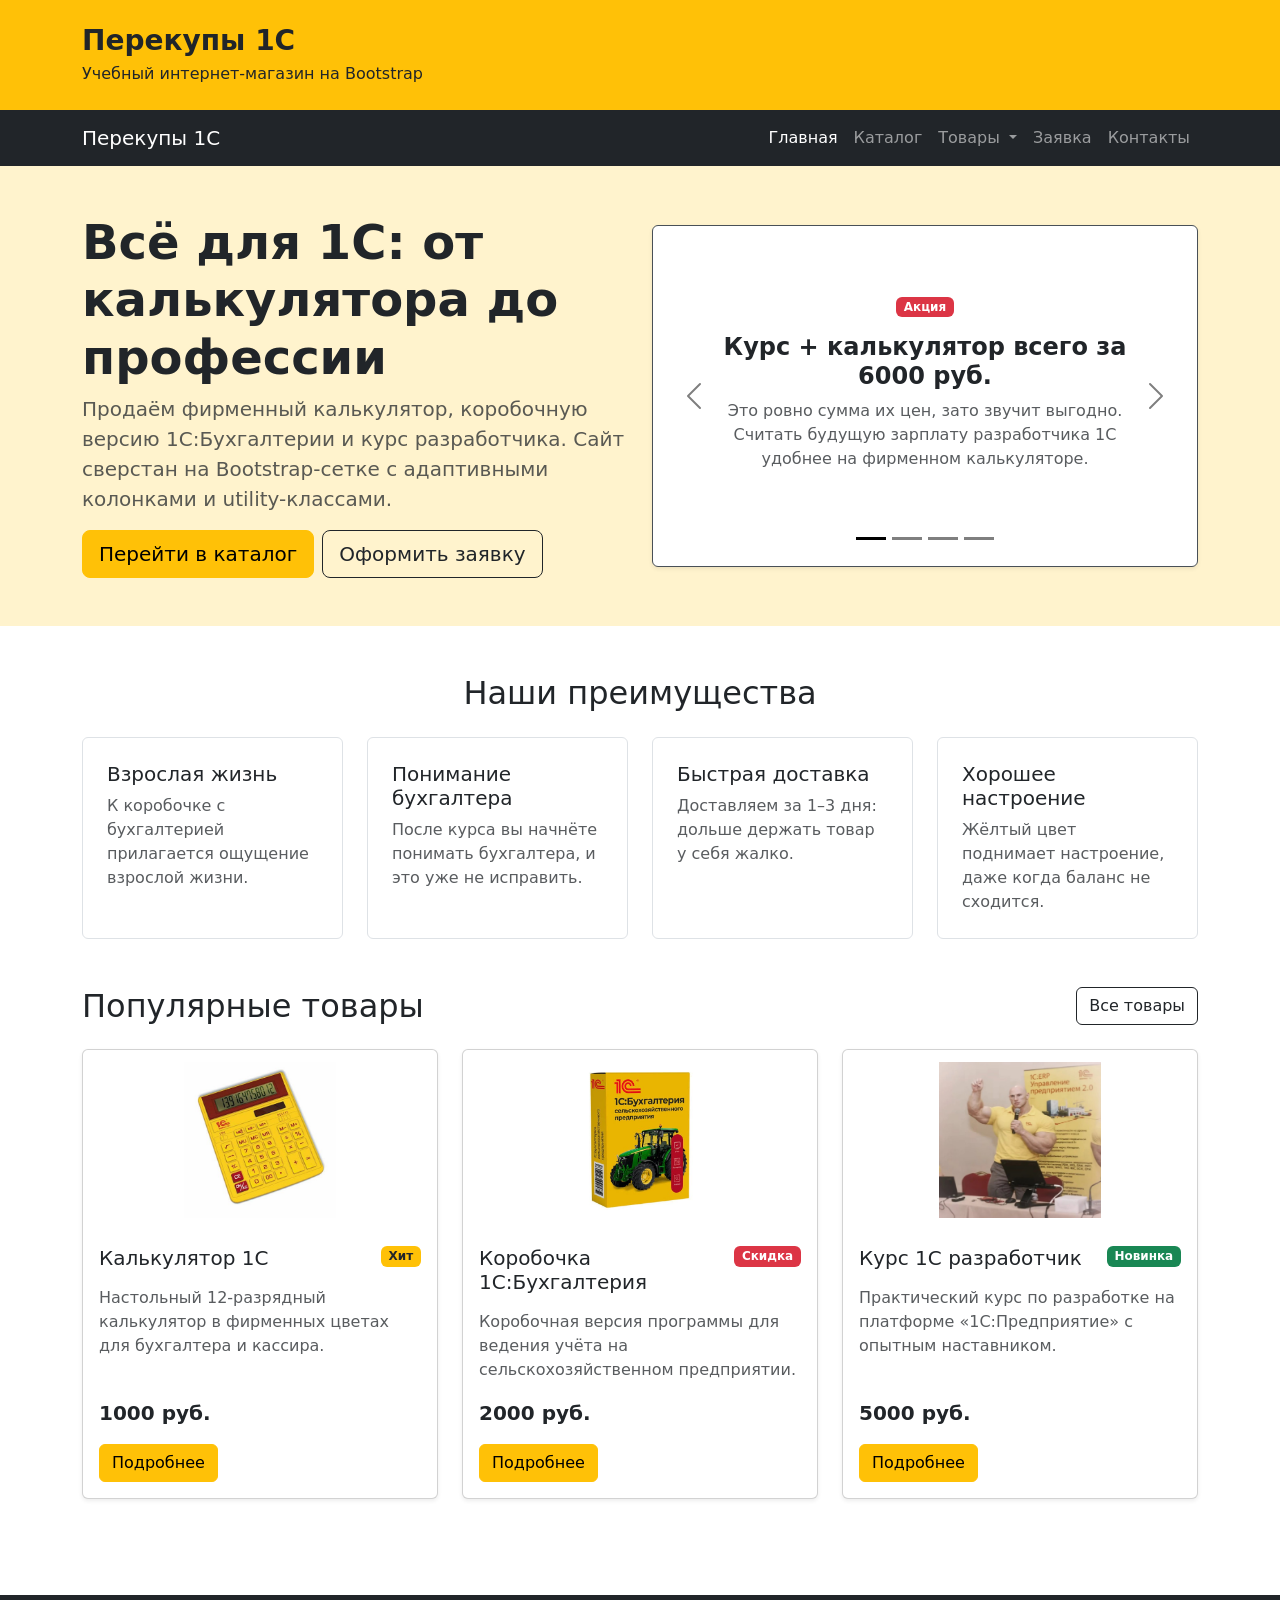
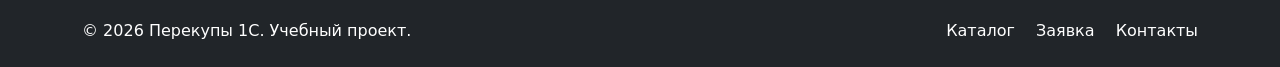
<file: index.html>
<!DOCTYPE html>
<html lang="ru">
<head>
  <meta charset="UTF-8">
  <meta name="viewport" content="width=device-width, initial-scale=1.0">
  <meta name="description" content="Главная страница учебного интернет-магазина «Перекупы 1С» на Bootstrap.">
  <title>Главная — Перекупы 1С</title>

  <link rel="stylesheet" href="vendor/bootstrap/css/bootstrap.min.css">
  <link rel="stylesheet" href="css/custom.css">
</head>
<body class="d-flex flex-column">
  <header class="bg-warning text-dark py-4">
    <div class="container">
      <div class="row align-items-center">
        <div class="col-12">
          <h1 class="h3 fw-bold mb-1">Перекупы 1С</h1>
          <p class="mb-0">
            Учебный интернет-магазин на Bootstrap
          </p>
        </div>
      </div>
    </div>
  </header>

  <nav class="navbar navbar-expand-lg navbar-dark bg-dark">
    <div class="container">
      <a class="navbar-brand" href="index.html">Перекупы 1С</a>

      <button
        class="navbar-toggler"
        type="button"
        data-bs-toggle="collapse"
        data-bs-target="#mainNavbar"
        aria-controls="mainNavbar"
        aria-expanded="false"
        aria-label="Переключить навигацию"
      >
        <span class="navbar-toggler-icon"></span>
      </button>

      <div class="collapse navbar-collapse" id="mainNavbar">
        <ul class="navbar-nav ms-auto">
          <li class="nav-item">
            <a class="nav-link active" aria-current="page" href="index.html">Главная</a>
          </li>

          <li class="nav-item">
            <a class="nav-link" href="catalog.html">Каталог</a>
          </li>

          <li class="nav-item dropdown">
            <a
              class="nav-link dropdown-toggle"
              href="#"
              role="button"
              data-bs-toggle="dropdown"
              aria-expanded="false"
            >
              Товары
            </a>
            <ul class="dropdown-menu">
              <li><a class="dropdown-item" href="product.html">Калькулятор 1С</a></li>
              <li><a class="dropdown-item" href="product-2.html">Коробочка 1С:Бухгалтерия</a></li>
              <li><a class="dropdown-item" href="product-3.html">Курс 1С разработчик</a></li>
              <li><hr class="dropdown-divider"></li>
              <li><a class="dropdown-item" href="catalog.html">Все товары</a></li>
            </ul>
          </li>

          <li class="nav-item">
            <a class="nav-link" href="order.html">Заявка</a>
          </li>

          <li class="nav-item">
            <a class="nav-link" href="contacts.html">Контакты</a>
          </li>
        </ul>
      </div>
    </div>
  </nav>

  <main class="flex-grow-1">
    <!--
      Hero-блок: светло-жёлтый фон на всю ширину экрана (container-fluid),
      а содержимое ограничено по ширине внутренним container.
    -->
    <section class="container-fluid bg-warning-subtle py-5">
      <div class="container">
        <div class="row align-items-center g-4">
          <div class="col-12 col-lg-6">
            <h2 class="display-5 fw-bold">
              Всё для 1С: от калькулятора до профессии
            </h2>
            <p class="lead text-body-secondary">
              Продаём фирменный калькулятор, коробочную версию 1С:Бухгалтерии
              и курс разработчика. Сайт сверстан на Bootstrap-сетке
              с адаптивными колонками и utility-классами.
            </p>
            <div class="d-flex flex-wrap gap-2">
              <a class="btn btn-warning btn-lg" href="catalog.html">
                Перейти в каталог
              </a>
              <a class="btn btn-outline-dark btn-lg" href="order.html">
                Оформить заявку
              </a>
            </div>
          </div>

          <div class="col-12 col-lg-6">
            <!--
              Карусель: тёмные стрелки и индикаторы (data-bs-theme="dark" у карусели),
              а содержимое слайдов в обычной светлой теме (data-bs-theme="light").
            -->
            <div
              id="heroCarousel"
              class="carousel slide bg-white border rounded shadow-sm"
              data-bs-ride="carousel"
              data-bs-theme="dark"
            >
              <div class="carousel-indicators">
          <button
            type="button"
            data-bs-target="#heroCarousel"
            data-bs-slide-to="0" class="active" aria-current="true"
            aria-label="Слайд 1"
          ></button>
          <button
            type="button"
            data-bs-target="#heroCarousel"
            data-bs-slide-to="1"
            aria-label="Слайд 2"
          ></button>
          <button
            type="button"
            data-bs-target="#heroCarousel"
            data-bs-slide-to="2"
            aria-label="Слайд 3"
          ></button>
          <button
            type="button"
            data-bs-target="#heroCarousel"
            data-bs-slide-to="3"
            aria-label="Слайд 4"
          ></button>
              </div>

              <div class="carousel-inner" data-bs-theme="light">
                <div class="carousel-item active">
                  <div class="hero-slide d-flex flex-column justify-content-center align-items-center text-center px-5 pt-4 pb-5">
                    <span class="badge bg-danger mb-3">Акция</span>
                    <p class="h4 fw-bold">Курс + калькулятор всего за 6000 руб.</p>
                    <p class="mb-0 text-body-secondary">
                      Это ровно сумма их цен, зато звучит выгодно.
                      Считать будущую зарплату разработчика 1С удобнее на фирменном калькуляторе.
                    </p>
                  </div>
                </div>
                <div class="carousel-item">
                  <a class="hero-slide d-flex flex-column justify-content-center align-items-center text-center px-5 pt-4 pb-5 text-body text-decoration-none" href="product.html">
                    <img class="hero-slide__image mb-3" src="images/product-1.jpg" alt="Жёлтый настольный калькулятор 1С с красными клавишами" width="440" height="454">
                    <span class="h5 mb-1">Калькулятор 1С</span>
                    <span class="text-body-secondary">1000 руб.</span>
                  </a>
                </div>
                <div class="carousel-item">
                  <a class="hero-slide d-flex flex-column justify-content-center align-items-center text-center px-5 pt-4 pb-5 text-body text-decoration-none" href="product-2.html">
                    <img class="hero-slide__image mb-3" src="images/product-2.jpg" alt="Жёлтая коробка программы «1С:Бухгалтерия сельскохозяйственного предприятия» с изображением трактора" width="395" height="506">
                    <span class="h5 mb-1">Коробочка 1С:Бухгалтерия</span>
                    <span class="text-body-secondary">2000 руб.</span>
                  </a>
                </div>
                <div class="carousel-item">
                  <a class="hero-slide d-flex flex-column justify-content-center align-items-center text-center px-5 pt-4 pb-5 text-body text-decoration-none" href="product-3.html">
                    <img class="hero-slide__image mb-3" src="images/product-3.jpg" alt="Преподаватель в жёлтой футболке 1С выступает с микрофоном на фоне плаката «1С:ERP»" width="800" height="775">
                    <span class="h5 mb-1">Курс 1С разработчик</span>
                    <span class="text-body-secondary">5000 руб.</span>
                  </a>
                </div>
              </div>

              <button class="carousel-control-prev" type="button" data-bs-target="#heroCarousel" data-bs-slide="prev">
                <span class="carousel-control-prev-icon" aria-hidden="true"></span>
                <span class="visually-hidden">Предыдущий слайд</span>
              </button>
              <button class="carousel-control-next" type="button" data-bs-target="#heroCarousel" data-bs-slide="next">
                <span class="carousel-control-next-icon" aria-hidden="true"></span>
                <span class="visually-hidden">Следующий слайд</span>
              </button>
            </div>
          </div>
        </div>
      </div>
    </section>

    <section class="container my-5" id="advantages">
      <h2 class="text-center mb-4">Наши преимущества</h2>

      <div class="row g-4">
        <div class="col-12 col-md-6 col-lg-3">
          <div class="p-4 border rounded h-100 bg-white">
            <h3 class="h5">Взрослая жизнь</h3>
            <p class="mb-0 text-body-secondary">
              К коробочке с бухгалтерией прилагается ощущение взрослой жизни.
            </p>
          </div>
        </div>

        <div class="col-12 col-md-6 col-lg-3">
          <div class="p-4 border rounded h-100 bg-white">
            <h3 class="h5">Понимание бухгалтера</h3>
            <p class="mb-0 text-body-secondary">
              После курса вы начнёте понимать бухгалтера, и это уже не исправить.
            </p>
          </div>
        </div>

        <div class="col-12 col-md-6 col-lg-3">
          <div class="p-4 border rounded h-100 bg-white">
            <h3 class="h5">Быстрая доставка</h3>
            <p class="mb-0 text-body-secondary">
              Доставляем за 1–3 дня: дольше держать товар у себя жалко.
            </p>
          </div>
        </div>

        <div class="col-12 col-md-6 col-lg-3">
          <div class="p-4 border rounded h-100 bg-white">
            <h3 class="h5">Хорошее настроение</h3>
            <p class="mb-0 text-body-secondary">
              Жёлтый цвет поднимает настроение, даже когда баланс не сходится.
            </p>
          </div>
        </div>
      </div>
    </section>

    <section class="container my-5" id="popular">
      <div class="d-flex flex-wrap justify-content-between align-items-center gap-2 mb-4">
        <h2 class="mb-0">Популярные товары</h2>
        <a class="btn btn-outline-dark" href="catalog.html">
          Все товары
        </a>
      </div>

      <div class="row g-4">
        <div class="col-12 col-md-6 col-lg-4">
          <div class="card h-100 shadow-sm">
            <img class="card-img-top" src="images/product-1.jpg" alt="Жёлтый настольный калькулятор 1С с красными клавишами" width="440" height="454">
            <div class="card-body d-flex flex-column">
              <div class="d-flex justify-content-between align-items-start gap-2 mb-3">
                <h3 class="card-title h5 mb-0">Калькулятор 1С</h3>
                <span class="badge bg-warning text-dark">Хит</span>
              </div>

              <p class="card-text text-body-secondary">
                Настольный 12-разрядный калькулятор в фирменных цветах для бухгалтера и кассира.
              </p>

              <p class="fw-bold fs-5 mt-auto">1000 руб.</p>

              <div class="d-flex flex-wrap gap-2">
                <a class="btn btn-warning" href="product.html">Подробнее</a>
              </div>
            </div>
          </div>
        </div>

        <div class="col-12 col-md-6 col-lg-4">
          <div class="card h-100 shadow-sm">
            <img class="card-img-top" src="images/product-2.jpg" alt="Жёлтая коробка программы «1С:Бухгалтерия сельскохозяйственного предприятия» с изображением трактора" width="395" height="506">
            <div class="card-body d-flex flex-column">
              <div class="d-flex justify-content-between align-items-start gap-2 mb-3">
                <h3 class="card-title h5 mb-0">Коробочка 1С:Бухгалтерия</h3>
                <span class="badge bg-danger">Скидка</span>
              </div>

              <p class="card-text text-body-secondary">
                Коробочная версия программы для ведения учёта на сельскохозяйственном предприятии.
              </p>

              <p class="fw-bold fs-5 mt-auto">2000 руб.</p>

              <div class="d-flex flex-wrap gap-2">
                <a class="btn btn-warning" href="product-2.html">Подробнее</a>
              </div>
            </div>
          </div>
        </div>

        <div class="col-12 col-md-6 col-lg-4">
          <div class="card h-100 shadow-sm">
            <img class="card-img-top" src="images/product-3.jpg" alt="Преподаватель в жёлтой футболке 1С выступает с микрофоном на фоне плаката «1С:ERP»" width="800" height="775">
            <div class="card-body d-flex flex-column">
              <div class="d-flex justify-content-between align-items-start gap-2 mb-3">
                <h3 class="card-title h5 mb-0">Курс 1С разработчик</h3>
                <span class="badge bg-success">Новинка</span>
              </div>

              <p class="card-text text-body-secondary">
                Практический курс по разработке на платформе «1С:Предприятие» с опытным наставником.
              </p>

              <p class="fw-bold fs-5 mt-auto">5000 руб.</p>

              <div class="d-flex flex-wrap gap-2">
                <a class="btn btn-warning" href="product-3.html">Подробнее</a>
              </div>
            </div>
          </div>
        </div>
      </div>
    </section>
  </main>

  <footer class="bg-dark text-white py-4 mt-5">
    <div class="container">
      <div class="row align-items-center g-3">
        <div class="col-12 col-md-6">
          <p class="mb-0">
            &copy; 2026 Перекупы 1С. Учебный проект.
          </p>
        </div>

        <div class="col-12 col-md-6 text-md-end">
          <a class="text-white text-decoration-none me-3" href="catalog.html">
            Каталог
          </a>
          <a class="text-white text-decoration-none me-3" href="order.html">
            Заявка
          </a>
          <a class="text-white text-decoration-none" href="contacts.html">
            Контакты
          </a>
        </div>
      </div>
    </div>
  </footer>

  <script src="vendor/bootstrap/js/bootstrap.bundle.min.js"></script>
</body>
</html>
</file>
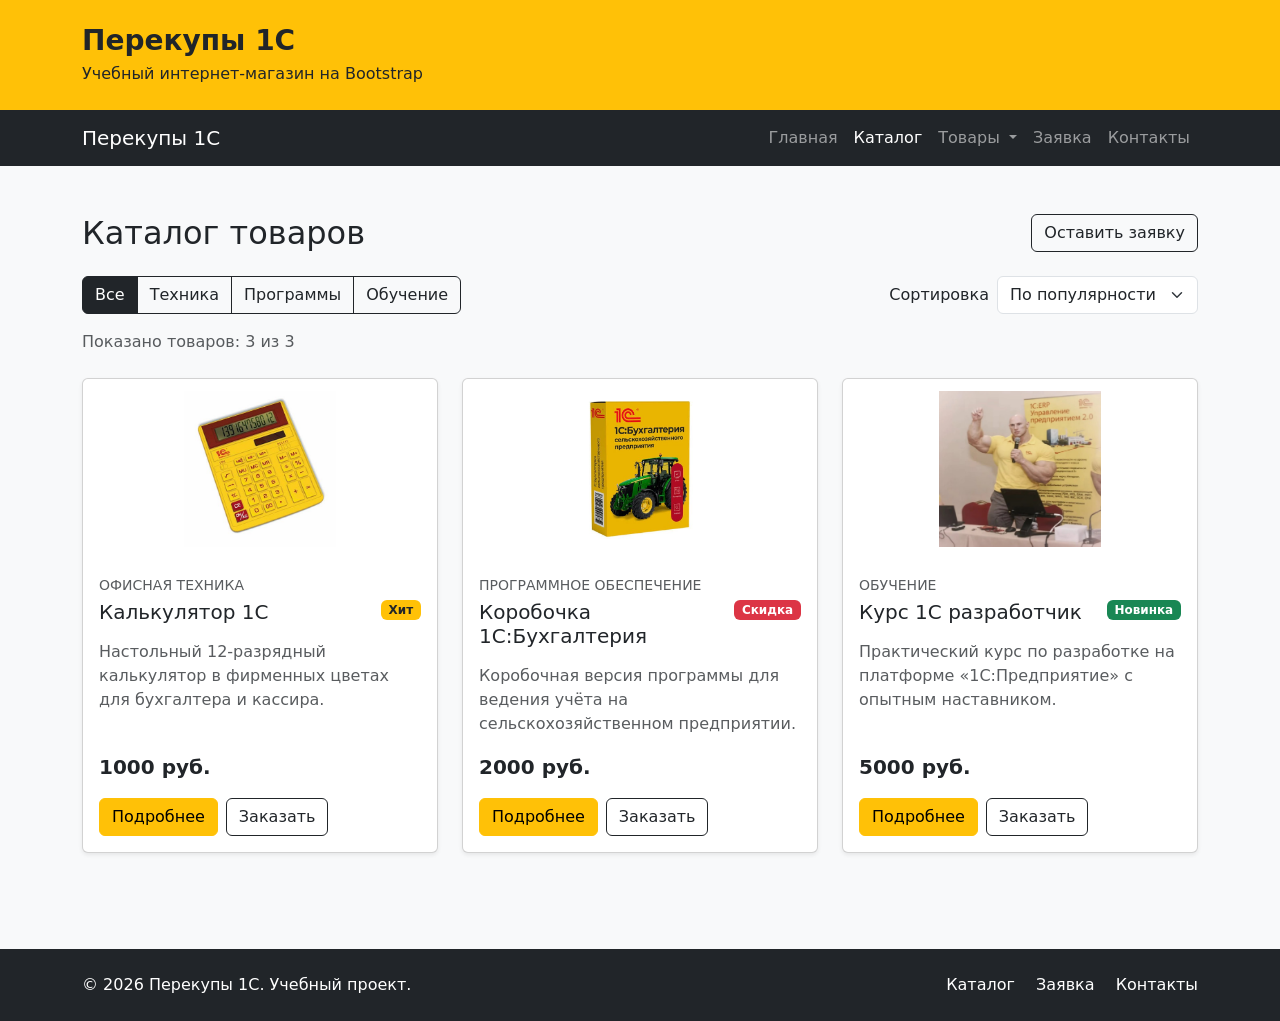
<file: catalog.html>
<!DOCTYPE html>
<html lang="ru">
<head>
  <meta charset="UTF-8">
  <meta name="viewport" content="width=device-width, initial-scale=1.0">
  <meta name="description" content="Каталог товаров учебного интернет-магазина «Перекупы 1С».">
  <title>Каталог — Перекупы 1С</title>

  <link rel="stylesheet" href="vendor/bootstrap/css/bootstrap.min.css">
  <link rel="stylesheet" href="css/custom.css">
</head>
<body class="d-flex flex-column bg-light">
  <header class="bg-warning text-dark py-4">
    <div class="container">
      <div class="row align-items-center">
        <div class="col-12">
          <p class="h3 fw-bold mb-1">Перекупы 1С</p>
          <p class="mb-0">
            Учебный интернет-магазин на Bootstrap
          </p>
        </div>
      </div>
    </div>
  </header>

  <nav class="navbar navbar-expand-lg navbar-dark bg-dark">
    <div class="container">
      <a class="navbar-brand" href="index.html">Перекупы 1С</a>

      <button
        class="navbar-toggler"
        type="button"
        data-bs-toggle="collapse"
        data-bs-target="#mainNavbar"
        aria-controls="mainNavbar"
        aria-expanded="false"
        aria-label="Переключить навигацию"
      >
        <span class="navbar-toggler-icon"></span>
      </button>

      <div class="collapse navbar-collapse" id="mainNavbar">
        <ul class="navbar-nav ms-auto">
          <li class="nav-item">
            <a class="nav-link" href="index.html">Главная</a>
          </li>

          <li class="nav-item">
            <a class="nav-link active" aria-current="page" href="catalog.html">Каталог</a>
          </li>

          <li class="nav-item dropdown">
            <a
              class="nav-link dropdown-toggle"
              href="#"
              role="button"
              data-bs-toggle="dropdown"
              aria-expanded="false"
            >
              Товары
            </a>
            <ul class="dropdown-menu">
              <li><a class="dropdown-item" href="product.html">Калькулятор 1С</a></li>
              <li><a class="dropdown-item" href="product-2.html">Коробочка 1С:Бухгалтерия</a></li>
              <li><a class="dropdown-item" href="product-3.html">Курс 1С разработчик</a></li>
              <li><hr class="dropdown-divider"></li>
              <li><a class="dropdown-item" href="catalog.html">Все товары</a></li>
            </ul>
          </li>

          <li class="nav-item">
            <a class="nav-link" href="order.html">Заявка</a>
          </li>

          <li class="nav-item">
            <a class="nav-link" href="contacts.html">Контакты</a>
          </li>
        </ul>
      </div>
    </div>
  </nav>

  <main class="container my-5 flex-grow-1">
    <div class="d-flex flex-wrap justify-content-between align-items-center gap-2 mb-4">
      <h1 class="h2 mb-0">Каталог товаров</h1>
      <a class="btn btn-outline-dark" href="order.html">
        Оставить заявку
      </a>
    </div>

    <!-- Фильтр по категориям и сортировка. Работают через js/main.js -->
    <div class="d-flex flex-wrap justify-content-between align-items-center gap-3 mb-3">
      <div class="btn-group flex-wrap" role="group" aria-label="Фильтр по категории">
        <button class="btn btn-outline-dark active" type="button" data-filter="all" aria-pressed="true">Все</button>
        <button class="btn btn-outline-dark" type="button" data-filter="tech" aria-pressed="false">Техника</button>
        <button class="btn btn-outline-dark" type="button" data-filter="soft" aria-pressed="false">Программы</button>
        <button class="btn btn-outline-dark" type="button" data-filter="edu" aria-pressed="false">Обучение</button>
      </div>

      <div class="d-flex align-items-center gap-2">
        <label class="text-nowrap" for="catalog-sort">Сортировка</label>
        <select class="form-select" id="catalog-sort">
          <option value="popular" selected>По популярности</option>
          <option value="cheap">Сначала дешевле</option>
          <option value="expensive">Сначала дороже</option>
        </select>
      </div>
    </div>

    <p class="text-body-secondary mb-4" id="catalog-count" aria-live="polite">
      Показано товаров: 3 из 3
    </p>

    <div class="row g-4" id="catalog-grid">
      <div class="col-12 col-md-6 col-lg-4" data-category="tech" data-price="1000" data-order="1">
        <div class="card h-100 shadow-sm">
          <img class="card-img-top" src="images/product-1.jpg" alt="Жёлтый настольный калькулятор 1С с красными клавишами" width="440" height="454">
          <div class="card-body d-flex flex-column">
            <p class="small text-uppercase text-body-secondary mb-1">Офисная техника</p>
            <div class="d-flex justify-content-between align-items-start gap-2 mb-3">
              <h2 class="card-title h5 mb-0">Калькулятор 1С</h2>
              <span class="badge bg-warning text-dark">Хит</span>
            </div>

            <p class="card-text text-body-secondary">
              Настольный 12-разрядный калькулятор в фирменных цветах для бухгалтера и кассира.
            </p>

            <p class="fw-bold fs-5 mt-auto">1000 руб.</p>

            <div class="d-flex flex-wrap gap-2">
              <a class="btn btn-warning" href="product.html">Подробнее</a>
            <button
              class="btn btn-outline-dark"
              type="button"
              data-bs-toggle="modal"
              data-bs-target="#orderModal"
              data-product="Калькулятор 1С"
            >
              Заказать
            </button>
            </div>
          </div>
        </div>
      </div>

      <div class="col-12 col-md-6 col-lg-4" data-category="soft" data-price="2000" data-order="2">
        <div class="card h-100 shadow-sm">
          <img class="card-img-top" src="images/product-2.jpg" alt="Жёлтая коробка программы «1С:Бухгалтерия сельскохозяйственного предприятия» с изображением трактора" width="395" height="506">
          <div class="card-body d-flex flex-column">
            <p class="small text-uppercase text-body-secondary mb-1">Программное обеспечение</p>
            <div class="d-flex justify-content-between align-items-start gap-2 mb-3">
              <h2 class="card-title h5 mb-0">Коробочка 1С:Бухгалтерия</h2>
              <span class="badge bg-danger">Скидка</span>
            </div>

            <p class="card-text text-body-secondary">
              Коробочная версия программы для ведения учёта на сельскохозяйственном предприятии.
            </p>

            <p class="fw-bold fs-5 mt-auto">2000 руб.</p>

            <div class="d-flex flex-wrap gap-2">
              <a class="btn btn-warning" href="product-2.html">Подробнее</a>
            <button
              class="btn btn-outline-dark"
              type="button"
              data-bs-toggle="modal"
              data-bs-target="#orderModal"
              data-product="Коробочка 1С:Бухгалтерия"
            >
              Заказать
            </button>
            </div>
          </div>
        </div>
      </div>

      <div class="col-12 col-md-6 col-lg-4" data-category="edu" data-price="5000" data-order="3">
        <div class="card h-100 shadow-sm">
          <img class="card-img-top" src="images/product-3.jpg" alt="Преподаватель в жёлтой футболке 1С выступает с микрофоном на фоне плаката «1С:ERP»" width="800" height="775">
          <div class="card-body d-flex flex-column">
            <p class="small text-uppercase text-body-secondary mb-1">Обучение</p>
            <div class="d-flex justify-content-between align-items-start gap-2 mb-3">
              <h2 class="card-title h5 mb-0">Курс 1С разработчик</h2>
              <span class="badge bg-success">Новинка</span>
            </div>

            <p class="card-text text-body-secondary">
              Практический курс по разработке на платформе «1С:Предприятие» с опытным наставником.
            </p>

            <p class="fw-bold fs-5 mt-auto">5000 руб.</p>

            <div class="d-flex flex-wrap gap-2">
              <a class="btn btn-warning" href="product-3.html">Подробнее</a>
            <button
              class="btn btn-outline-dark"
              type="button"
              data-bs-toggle="modal"
              data-bs-target="#orderModal"
              data-product="Курс 1С разработчик"
            >
              Заказать
            </button>
            </div>
          </div>
        </div>
      </div>
    </div>
  </main>

  <footer class="bg-dark text-white py-4 mt-5">
    <div class="container">
      <div class="row align-items-center g-3">
        <div class="col-12 col-md-6">
          <p class="mb-0">
            &copy; 2026 Перекупы 1С. Учебный проект.
          </p>
        </div>

        <div class="col-12 col-md-6 text-md-end">
          <a class="text-white text-decoration-none me-3" href="catalog.html">
            Каталог
          </a>
          <a class="text-white text-decoration-none me-3" href="order.html">
            Заявка
          </a>
          <a class="text-white text-decoration-none" href="contacts.html">
            Контакты
          </a>
        </div>
      </div>
    </div>
  </footer>

  <!-- Модальное окно быстрой заявки. Открывается кнопками «Заказать» в карточках. -->
  <div
    class="modal fade"
    id="orderModal"
    tabindex="-1"
    aria-labelledby="orderModalLabel"
    aria-hidden="true"
  >
    <div class="modal-dialog modal-dialog-centered">
      <div class="modal-content">
        <div class="modal-header">
          <h2 class="modal-title h5" id="orderModalLabel">
            Быстрая заявка
          </h2>
          <button
            type="button"
            class="btn-close"
            data-bs-dismiss="modal"
            aria-label="Закрыть"
          ></button>
        </div>

        <div class="modal-body">
          <p class="text-body-secondary">
            Товар: <strong id="modal-product-name">не выбран</strong>.
            Оставьте контактные данные, и менеджер свяжется с вами.
          </p>

          <form class="needs-validation" id="modal-form" novalidate>
            <input id="modal-product" name="product" type="hidden">

            <div class="mb-3">
              <label for="modal-name" class="form-label">Имя *</label>
              <input id="modal-name" name="name" type="text" class="form-control" autocomplete="given-name" required>
              <div class="invalid-feedback">Введите имя.</div>
            </div>

            <div class="mb-3">
              <label for="modal-phone" class="form-label">Телефон *</label>
              <div class="input-group has-validation">
                <span class="input-group-text">+7</span>
                <input id="modal-phone" name="phone" type="tel" class="form-control" placeholder="900 000-00-00" autocomplete="tel-national" required>
                <div class="invalid-feedback">Введите номер телефона.</div>
              </div>
            </div>

            <div class="form-check mb-3">
              <input id="modal-agree" name="agreement" class="form-check-input" type="checkbox" required>
              <label class="form-check-label" for="modal-agree">
                Согласен на обработку данных *
              </label>
              <div class="invalid-feedback">Без согласия заявку не отправить.</div>
            </div>
          </form>
        </div>

        <div class="modal-footer">
          <button type="button" class="btn btn-secondary" data-bs-dismiss="modal">
            Закрыть
          </button>
          <!-- Кнопка стоит вне формы, поэтому связана с ней атрибутом form -->
          <button type="submit" class="btn btn-warning" form="modal-form">
            Отправить
          </button>
        </div>
      </div>
    </div>
  </div>

  <!-- Уведомление об отправке заявки. Текст и показ задаются в js/main.js -->
  <div class="toast-container position-fixed bottom-0 end-0 p-3">
    <div
      class="toast align-items-center text-bg-success border-0"
      id="success-toast"
      role="status"
      aria-live="polite"
      aria-atomic="true"
    >
      <div class="d-flex">
        <div class="toast-body">
          Заявка отправлена! Менеджер скоро свяжется с вами.
        </div>
        <button
          type="button"
          class="btn-close btn-close-white me-2 m-auto"
          data-bs-dismiss="toast"
          aria-label="Закрыть"
        ></button>
      </div>
    </div>
  </div>

  <script src="vendor/bootstrap/js/bootstrap.bundle.min.js"></script>
  <script src="js/main.js"></script>
</body>
</html>
</file>
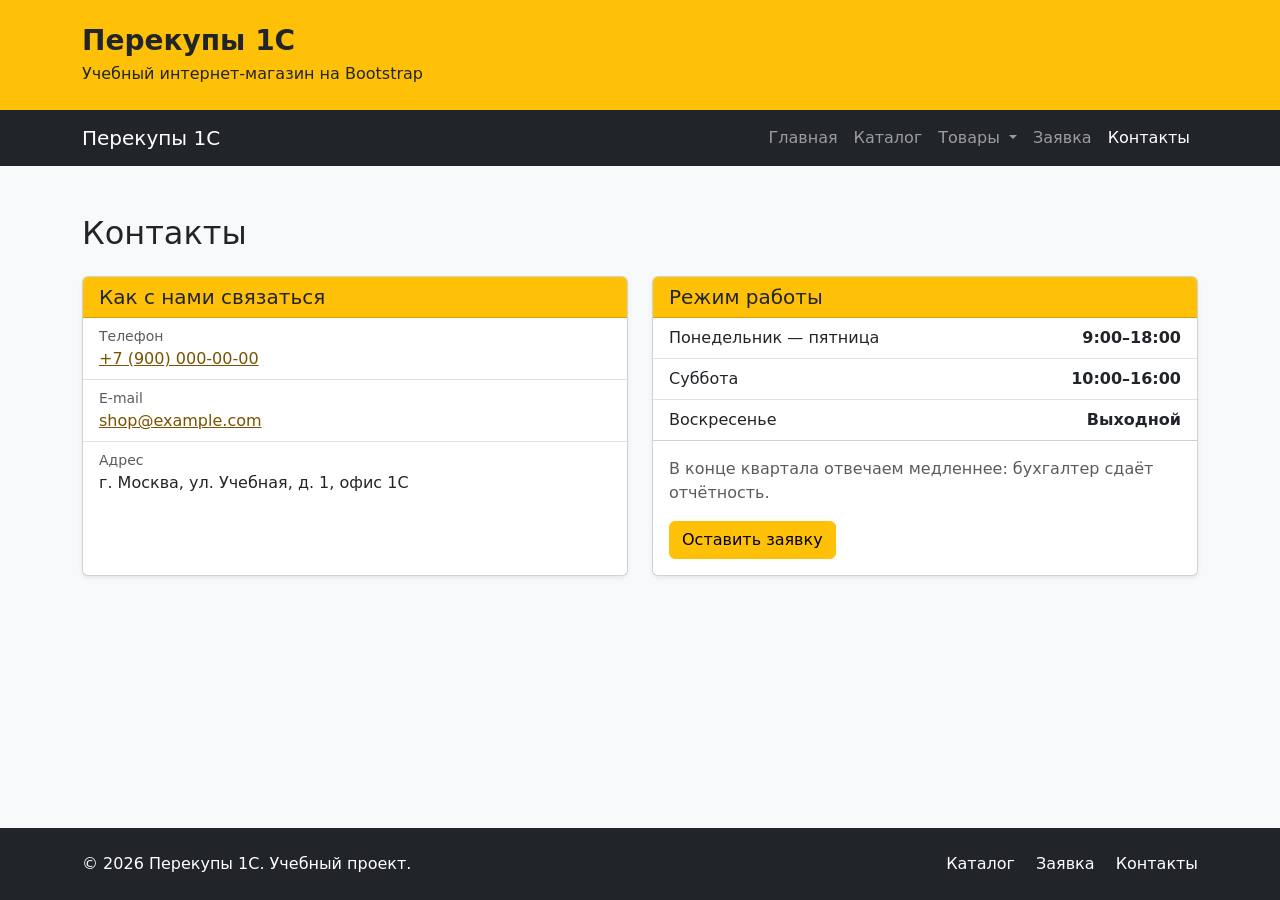
<file: contacts.html>
<!DOCTYPE html>
<html lang="ru">
<head>
  <meta charset="UTF-8">
  <meta name="viewport" content="width=device-width, initial-scale=1.0">
  <meta name="description" content="Контакты и режим работы учебного интернет-магазина «Перекупы 1С».">
  <title>Контакты — Перекупы 1С</title>

  <link rel="stylesheet" href="vendor/bootstrap/css/bootstrap.min.css">
  <link rel="stylesheet" href="css/custom.css">
</head>
<body class="d-flex flex-column bg-light">
  <header class="bg-warning text-dark py-4">
    <div class="container">
      <div class="row align-items-center">
        <div class="col-12">
          <p class="h3 fw-bold mb-1">Перекупы 1С</p>
          <p class="mb-0">
            Учебный интернет-магазин на Bootstrap
          </p>
        </div>
      </div>
    </div>
  </header>

  <nav class="navbar navbar-expand-lg navbar-dark bg-dark">
    <div class="container">
      <a class="navbar-brand" href="index.html">Перекупы 1С</a>

      <button
        class="navbar-toggler"
        type="button"
        data-bs-toggle="collapse"
        data-bs-target="#mainNavbar"
        aria-controls="mainNavbar"
        aria-expanded="false"
        aria-label="Переключить навигацию"
      >
        <span class="navbar-toggler-icon"></span>
      </button>

      <div class="collapse navbar-collapse" id="mainNavbar">
        <ul class="navbar-nav ms-auto">
          <li class="nav-item">
            <a class="nav-link" href="index.html">Главная</a>
          </li>

          <li class="nav-item">
            <a class="nav-link" href="catalog.html">Каталог</a>
          </li>

          <li class="nav-item dropdown">
            <a
              class="nav-link dropdown-toggle"
              href="#"
              role="button"
              data-bs-toggle="dropdown"
              aria-expanded="false"
            >
              Товары
            </a>
            <ul class="dropdown-menu">
              <li><a class="dropdown-item" href="product.html">Калькулятор 1С</a></li>
              <li><a class="dropdown-item" href="product-2.html">Коробочка 1С:Бухгалтерия</a></li>
              <li><a class="dropdown-item" href="product-3.html">Курс 1С разработчик</a></li>
              <li><hr class="dropdown-divider"></li>
              <li><a class="dropdown-item" href="catalog.html">Все товары</a></li>
            </ul>
          </li>

          <li class="nav-item">
            <a class="nav-link" href="order.html">Заявка</a>
          </li>

          <li class="nav-item">
            <a class="nav-link active" aria-current="page" href="contacts.html">Контакты</a>
          </li>
        </ul>
      </div>
    </div>
  </nav>

  <main class="container my-5 flex-grow-1">
    <h1 class="h2 mb-4">Контакты</h1>

    <div class="row g-4">
      <div class="col-12 col-lg-6">
        <div class="card h-100 shadow-sm">
          <div class="card-header bg-warning text-dark">
            <h2 class="h5 mb-0">Как с нами связаться</h2>
          </div>

          <!-- list-group: список контактов внутри карточки -->
          <ul class="list-group list-group-flush">
            <li class="list-group-item">
              <span class="d-block small text-body-secondary">Телефон</span>
              <a href="tel:+79000000000">+7 (900) 000-00-00</a>
            </li>
            <li class="list-group-item">
              <span class="d-block small text-body-secondary">E-mail</span>
              <a href="mailto:shop@example.com">shop@example.com</a>
            </li>
            <li class="list-group-item">
              <span class="d-block small text-body-secondary">Адрес</span>
              г. Москва, ул. Учебная, д. 1, офис 1С
            </li>
          </ul>
        </div>
      </div>

      <div class="col-12 col-lg-6">
        <div class="card h-100 shadow-sm">
          <div class="card-header bg-warning text-dark">
            <h2 class="h5 mb-0">Режим работы</h2>
          </div>

          <ul class="list-group list-group-flush">
            <li class="list-group-item d-flex justify-content-between gap-3">
              <span>Понедельник — пятница</span>
              <span class="fw-semibold text-nowrap">9:00–18:00</span>
            </li>
            <li class="list-group-item d-flex justify-content-between gap-3">
              <span>Суббота</span>
              <span class="fw-semibold text-nowrap">10:00–16:00</span>
            </li>
            <li class="list-group-item d-flex justify-content-between gap-3">
              <span>Воскресенье</span>
              <span class="fw-semibold text-nowrap">Выходной</span>
            </li>
          </ul>

          <div class="card-body">
            <p class="card-text text-body-secondary">
              В конце квартала отвечаем медленнее: бухгалтер сдаёт отчётность.
            </p>
            <a class="btn btn-warning" href="order.html">Оставить заявку</a>
          </div>
        </div>
      </div>
    </div>
  </main>

  <footer class="bg-dark text-white py-4 mt-5">
    <div class="container">
      <div class="row align-items-center g-3">
        <div class="col-12 col-md-6">
          <p class="mb-0">
            &copy; 2026 Перекупы 1С. Учебный проект.
          </p>
        </div>

        <div class="col-12 col-md-6 text-md-end">
          <a class="text-white text-decoration-none me-3" href="catalog.html">
            Каталог
          </a>
          <a class="text-white text-decoration-none me-3" href="order.html">
            Заявка
          </a>
          <a class="text-white text-decoration-none" href="contacts.html">
            Контакты
          </a>
        </div>
      </div>
    </div>
  </footer>

  <script src="vendor/bootstrap/js/bootstrap.bundle.min.js"></script>
</body>
</html>
</file>
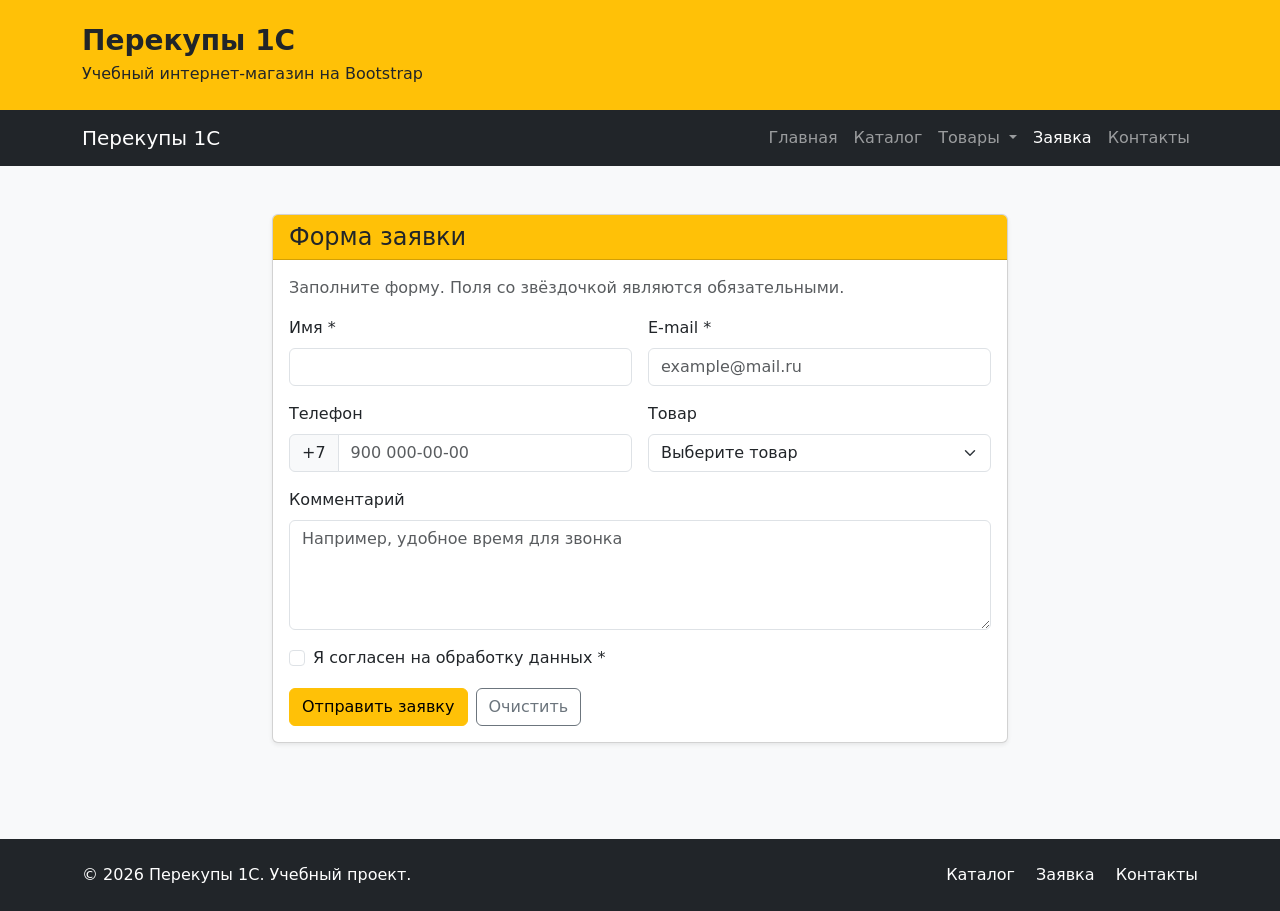
<file: order.html>
<!DOCTYPE html>
<html lang="ru">
<head>
  <meta charset="UTF-8">
  <meta name="viewport" content="width=device-width, initial-scale=1.0">
  <meta name="description" content="Форма заявки учебного интернет-магазина «Перекупы 1С».">
  <title>Заявка — Перекупы 1С</title>

  <link rel="stylesheet" href="vendor/bootstrap/css/bootstrap.min.css">
  <link rel="stylesheet" href="css/custom.css">
</head>
<body class="d-flex flex-column bg-light">
  <header class="bg-warning text-dark py-4">
    <div class="container">
      <div class="row align-items-center">
        <div class="col-12">
          <p class="h3 fw-bold mb-1">Перекупы 1С</p>
          <p class="mb-0">
            Учебный интернет-магазин на Bootstrap
          </p>
        </div>
      </div>
    </div>
  </header>

  <nav class="navbar navbar-expand-lg navbar-dark bg-dark">
    <div class="container">
      <a class="navbar-brand" href="index.html">Перекупы 1С</a>

      <button
        class="navbar-toggler"
        type="button"
        data-bs-toggle="collapse"
        data-bs-target="#mainNavbar"
        aria-controls="mainNavbar"
        aria-expanded="false"
        aria-label="Переключить навигацию"
      >
        <span class="navbar-toggler-icon"></span>
      </button>

      <div class="collapse navbar-collapse" id="mainNavbar">
        <ul class="navbar-nav ms-auto">
          <li class="nav-item">
            <a class="nav-link" href="index.html">Главная</a>
          </li>

          <li class="nav-item">
            <a class="nav-link" href="catalog.html">Каталог</a>
          </li>

          <li class="nav-item dropdown">
            <a
              class="nav-link dropdown-toggle"
              href="#"
              role="button"
              data-bs-toggle="dropdown"
              aria-expanded="false"
            >
              Товары
            </a>
            <ul class="dropdown-menu">
              <li><a class="dropdown-item" href="product.html">Калькулятор 1С</a></li>
              <li><a class="dropdown-item" href="product-2.html">Коробочка 1С:Бухгалтерия</a></li>
              <li><a class="dropdown-item" href="product-3.html">Курс 1С разработчик</a></li>
              <li><hr class="dropdown-divider"></li>
              <li><a class="dropdown-item" href="catalog.html">Все товары</a></li>
            </ul>
          </li>

          <li class="nav-item">
            <a class="nav-link active" aria-current="page" href="order.html">Заявка</a>
          </li>

          <li class="nav-item">
            <a class="nav-link" href="contacts.html">Контакты</a>
          </li>
        </ul>
      </div>
    </div>
  </nav>

  <main class="container my-5 flex-grow-1">
    <div class="row justify-content-center">
      <div class="col-12 col-lg-8">
        <div class="card shadow-sm">
          <div class="card-header bg-warning text-dark">
            <h1 class="h4 mb-0">Форма заявки</h1>
          </div>

          <div class="card-body">
            <p class="text-body-secondary">
              Заполните форму. Поля со звёздочкой являются обязательными.
            </p>

            <form class="needs-validation" id="order-form" novalidate>
              <div class="row g-3">
                <div class="col-12 col-md-6">
                  <label for="order-name" class="form-label">Имя *</label>
                  <input id="order-name" name="name" type="text" class="form-control" autocomplete="given-name" required>
                  <div class="invalid-feedback">Введите имя.</div>
                </div>

                <div class="col-12 col-md-6">
                  <label for="order-email" class="form-label">E-mail *</label>
                  <input id="order-email" name="email" type="email" class="form-control" placeholder="example@mail.ru" autocomplete="email" required>
                  <div class="invalid-feedback">Введите корректный e-mail.</div>
                </div>

                <div class="col-12 col-md-6">
                  <label for="order-phone" class="form-label">Телефон</label>
                  <div class="input-group">
                    <span class="input-group-text">+7</span>
                    <input id="order-phone" name="phone" type="tel" class="form-control" placeholder="900 000-00-00" autocomplete="tel-national">
                  </div>
                </div>

                <div class="col-12 col-md-6">
                  <label for="order-product" class="form-label">Товар</label>
                  <select id="order-product" name="product" class="form-select">
                    <option value="" selected>Выберите товар</option>
                    <option value="calculator">Калькулятор 1С</option>
                    <option value="box">Коробочка 1С:Бухгалтерия</option>
                    <option value="course">Курс 1С разработчик</option>
                  </select>
                </div>

                <div class="col-12">
                  <label for="order-comment" class="form-label">Комментарий</label>
                  <textarea id="order-comment" name="comment" class="form-control" rows="4" placeholder="Например, удобное время для звонка"></textarea>
                </div>

                <div class="col-12">
                  <div class="form-check">
                    <input id="order-agree" name="agreement" class="form-check-input" type="checkbox" required>
                    <label class="form-check-label" for="order-agree">
                      Я согласен на обработку данных *
                    </label>
                    <div class="invalid-feedback">Без согласия заявку не отправить.</div>
                  </div>
                </div>

                <div class="col-12 d-flex flex-wrap gap-2">
                  <button class="btn btn-warning" type="submit">
                    Отправить заявку
                  </button>
                  <button class="btn btn-outline-secondary" type="reset">
                    Очистить
                  </button>
                </div>
              </div>
            </form>
          </div>
        </div>
      </div>
    </div>
  </main>

  <footer class="bg-dark text-white py-4 mt-5">
    <div class="container">
      <div class="row align-items-center g-3">
        <div class="col-12 col-md-6">
          <p class="mb-0">
            &copy; 2026 Перекупы 1С. Учебный проект.
          </p>
        </div>

        <div class="col-12 col-md-6 text-md-end">
          <a class="text-white text-decoration-none me-3" href="catalog.html">
            Каталог
          </a>
          <a class="text-white text-decoration-none me-3" href="order.html">
            Заявка
          </a>
          <a class="text-white text-decoration-none" href="contacts.html">
            Контакты
          </a>
        </div>
      </div>
    </div>
  </footer>

  <!-- Уведомление об отправке заявки. Текст и показ задаются в js/main.js -->
  <div class="toast-container position-fixed bottom-0 end-0 p-3">
    <div
      class="toast align-items-center text-bg-success border-0"
      id="success-toast"
      role="status"
      aria-live="polite"
      aria-atomic="true"
    >
      <div class="d-flex">
        <div class="toast-body">
          Заявка отправлена! Менеджер скоро свяжется с вами.
        </div>
        <button
          type="button"
          class="btn-close btn-close-white me-2 m-auto"
          data-bs-dismiss="toast"
          aria-label="Закрыть"
        ></button>
      </div>
    </div>
  </div>

  <script src="vendor/bootstrap/js/bootstrap.bundle.min.js"></script>
  <script src="js/main.js"></script>
</body>
</html>
</file>
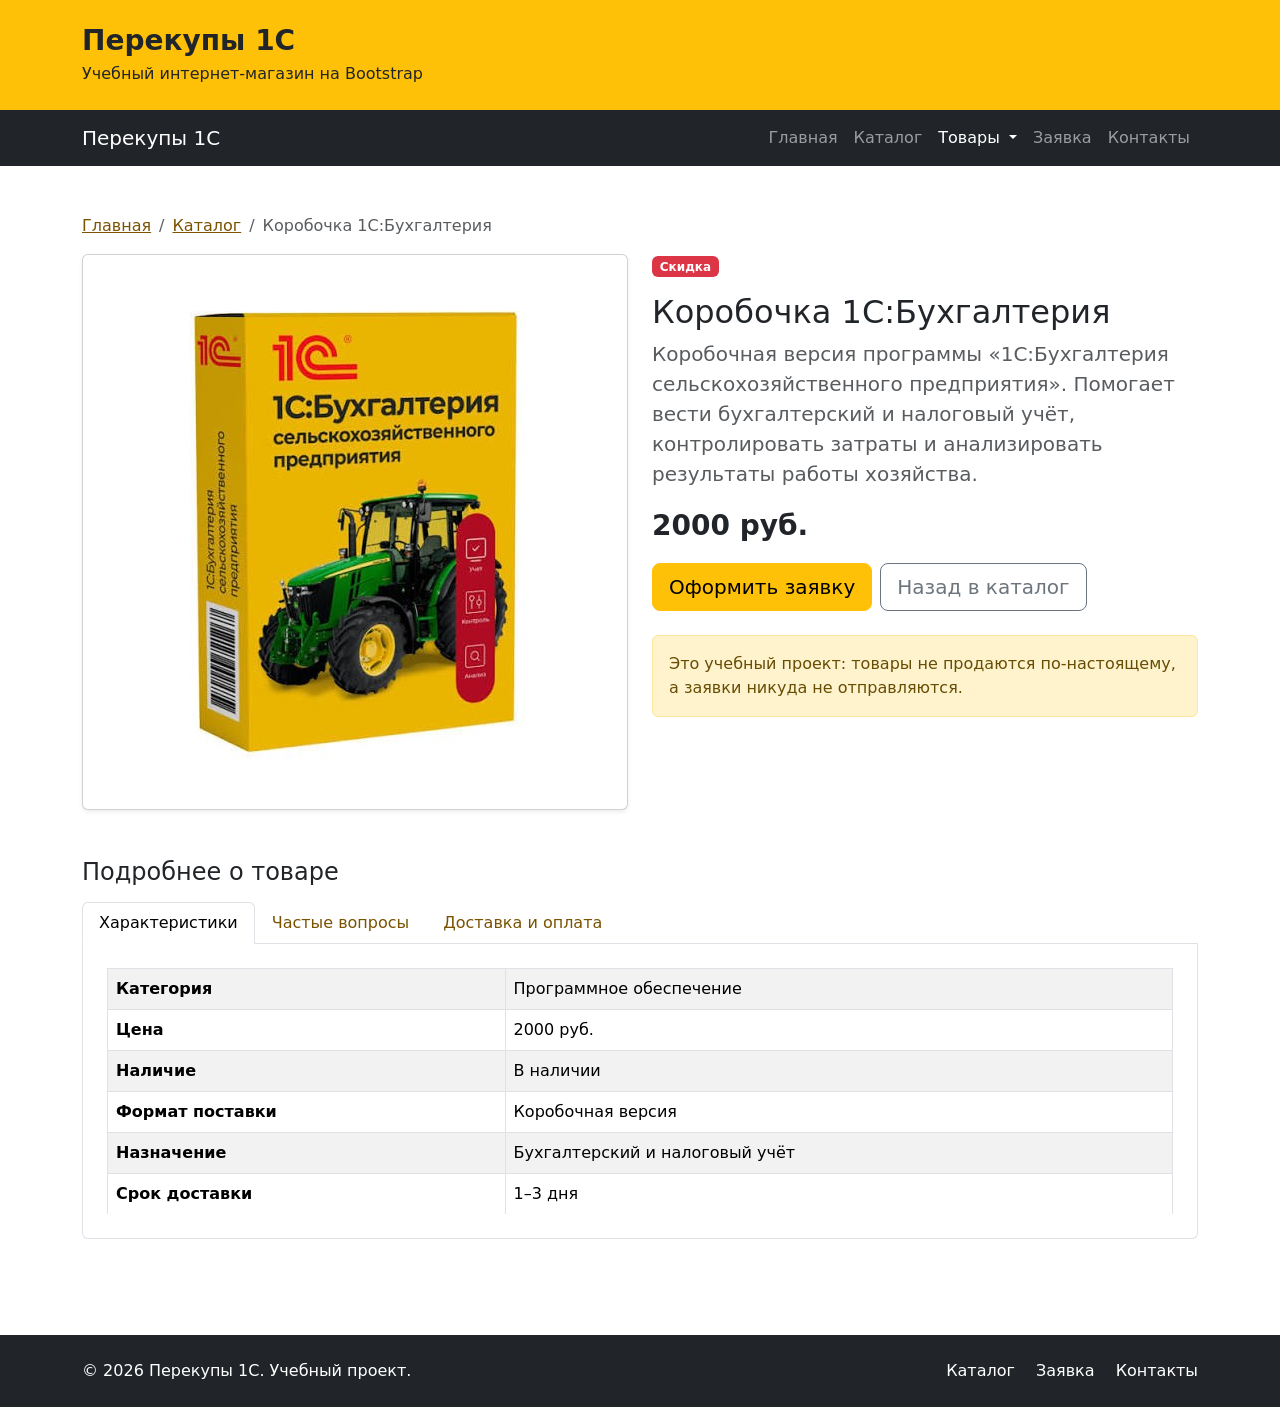
<file: product-2.html>
<!DOCTYPE html>
<html lang="ru">
<head>
  <meta charset="UTF-8">
  <meta name="viewport" content="width=device-width, initial-scale=1.0">
  <meta name="description" content="Коробочка 1С:Бухгалтерия: описание, цена и характеристики товара.">
  <title>Коробочка 1С:Бухгалтерия — Перекупы 1С</title>

  <link rel="stylesheet" href="vendor/bootstrap/css/bootstrap.min.css">
  <link rel="stylesheet" href="css/custom.css">
</head>
<body class="d-flex flex-column">
  <header class="bg-warning text-dark py-4">
    <div class="container">
      <div class="row align-items-center">
        <div class="col-12">
          <p class="h3 fw-bold mb-1">Перекупы 1С</p>
          <p class="mb-0">
            Учебный интернет-магазин на Bootstrap
          </p>
        </div>
      </div>
    </div>
  </header>

  <nav class="navbar navbar-expand-lg navbar-dark bg-dark">
    <div class="container">
      <a class="navbar-brand" href="index.html">Перекупы 1С</a>

      <button
        class="navbar-toggler"
        type="button"
        data-bs-toggle="collapse"
        data-bs-target="#mainNavbar"
        aria-controls="mainNavbar"
        aria-expanded="false"
        aria-label="Переключить навигацию"
      >
        <span class="navbar-toggler-icon"></span>
      </button>

      <div class="collapse navbar-collapse" id="mainNavbar">
        <ul class="navbar-nav ms-auto">
          <li class="nav-item">
            <a class="nav-link" href="index.html">Главная</a>
          </li>

          <li class="nav-item">
            <a class="nav-link" href="catalog.html">Каталог</a>
          </li>

          <li class="nav-item dropdown">
            <a
              class="nav-link dropdown-toggle active"
              href="#"
              role="button"
              data-bs-toggle="dropdown"
              aria-expanded="false"
            >
              Товары
            </a>
            <ul class="dropdown-menu">
              <li><a class="dropdown-item" href="product.html">Калькулятор 1С</a></li>
              <li><a class="dropdown-item active" aria-current="page" href="product-2.html">Коробочка 1С:Бухгалтерия</a></li>
              <li><a class="dropdown-item" href="product-3.html">Курс 1С разработчик</a></li>
              <li><hr class="dropdown-divider"></li>
              <li><a class="dropdown-item" href="catalog.html">Все товары</a></li>
            </ul>
          </li>

          <li class="nav-item">
            <a class="nav-link" href="order.html">Заявка</a>
          </li>

          <li class="nav-item">
            <a class="nav-link" href="contacts.html">Контакты</a>
          </li>
        </ul>
      </div>
    </div>
  </nav>

  <main class="container my-5 flex-grow-1">
    <nav aria-label="Хлебные крошки">
      <ol class="breadcrumb">
        <li class="breadcrumb-item"><a href="index.html">Главная</a></li>
        <li class="breadcrumb-item"><a href="catalog.html">Каталог</a></li>
        <li class="breadcrumb-item active" aria-current="page">Коробочка 1С:Бухгалтерия</li>
      </ol>
    </nav>

    <div class="row g-4">
      <div class="col-12 col-lg-6">
        <div class="card shadow-sm">
          <div class="placeholder-image d-flex align-items-center justify-content-center p-4">
            <img class="img-fluid" src="images/product-2.jpg" alt="Жёлтая коробка программы «1С:Бухгалтерия сельскохозяйственного предприятия» с изображением трактора" width="395" height="506">
          </div>
        </div>
      </div>

      <div class="col-12 col-lg-6">
        <span class="badge mb-3 bg-danger">Скидка</span>
        <h1 class="h2">Коробочка 1С:Бухгалтерия</h1>
        <p class="lead text-body-secondary">
          Коробочная версия программы «1С:Бухгалтерия сельскохозяйственного предприятия». Помогает вести бухгалтерский и налоговый учёт, контролировать затраты и анализировать результаты работы хозяйства.
        </p>

        <p class="fs-3 fw-bold">2000 руб.</p>

        <div class="d-flex flex-wrap gap-2 mb-4">
          <a class="btn btn-warning btn-lg" href="order.html?product=box">
            Оформить заявку
          </a>
          <a class="btn btn-outline-secondary btn-lg" href="catalog.html">
            Назад в каталог
          </a>
        </div>

        <div class="alert alert-warning" role="alert">
          Это учебный проект: товары не продаются по-настоящему,
          а заявки никуда не отправляются.
        </div>
      </div>
    </div>

    <!-- Вкладки (tabs): характеристики, частые вопросы, доставка и оплата -->
    <section class="mt-5">
      <h2 class="h4 mb-3">Подробнее о товаре</h2>

      <ul class="nav nav-tabs" id="productTabs" role="tablist">
        <li class="nav-item" role="presentation">
          <button
            class="nav-link active"
            id="specs-tab"
            type="button"
            role="tab"
            data-bs-toggle="tab"
            data-bs-target="#specs-pane"
            aria-controls="specs-pane"
            aria-selected="true"
          >
            Характеристики
          </button>
        </li>
        <li class="nav-item" role="presentation">
          <button
            class="nav-link"
            id="faq-tab"
            type="button"
            role="tab"
            data-bs-toggle="tab"
            data-bs-target="#faq-pane"
            aria-controls="faq-pane"
            aria-selected="false"
          >
            Частые вопросы
          </button>
        </li>
        <li class="nav-item" role="presentation">
          <button
            class="nav-link"
            id="delivery-tab"
            type="button"
            role="tab"
            data-bs-toggle="tab"
            data-bs-target="#delivery-pane"
            aria-controls="delivery-pane"
            aria-selected="false"
          >
            Доставка и оплата
          </button>
        </li>
      </ul>

      <div class="tab-content border border-top-0 rounded-bottom bg-white p-3 p-md-4" id="productTabsContent">
        <div class="tab-pane fade show active" id="specs-pane" role="tabpanel" aria-labelledby="specs-tab" tabindex="0">
          <div class="table-responsive">
            <table class="table table-striped table-bordered align-middle mb-0">
              <caption class="visually-hidden">Характеристики товара «Коробочка 1С:Бухгалтерия»</caption>
              <tbody>
                <tr>
                  <th scope="row">Категория</th>
                  <td>Программное обеспечение</td>
                </tr>
                <tr>
                  <th scope="row">Цена</th>
                  <td>2000 руб.</td>
                </tr>
                <tr>
                  <th scope="row">Наличие</th>
                  <td>В наличии</td>
                </tr>
                <tr>
                  <th scope="row">Формат поставки</th>
                  <td>Коробочная версия</td>
                </tr>
                <tr>
                  <th scope="row">Назначение</th>
                  <td>Бухгалтерский и налоговый учёт</td>
                </tr>
                <tr>
                  <th scope="row">Срок доставки</th>
                  <td>1–3 дня</td>
                </tr>
              </tbody>
            </table>
          </div>
        </div>

        <div class="tab-pane fade" id="faq-pane" role="tabpanel" aria-labelledby="faq-tab" tabindex="0">
          <div class="accordion" id="faqAccordion">
            <div class="accordion-item">
              <h3 class="accordion-header">
                <button
                  class="accordion-button"
                  type="button"
                  data-bs-toggle="collapse"
                  data-bs-target="#faqOne"
                  aria-expanded="true"
                  aria-controls="faqOne"
                >
                  Можно ли оформить заявку без регистрации?
                </button>
              </h3>
              <div
                id="faqOne"
                class="accordion-collapse collapse show"
                data-bs-parent="#faqAccordion"
              >
                <div class="accordion-body">
                  Да, регистрация не нужна: достаточно имени, e-mail и согласия на обработку данных.
                </div>
              </div>
            </div>

            <div class="accordion-item">
              <h3 class="accordion-header">
                <button
                  class="accordion-button collapsed"
                  type="button"
                  data-bs-toggle="collapse"
                  data-bs-target="#faqTwo"
                  aria-expanded="false"
                  aria-controls="faqTwo"
                >
                  Как быстро доставляете?
                </button>
              </h3>
              <div
                id="faqTwo"
                class="accordion-collapse collapse"
                data-bs-parent="#faqAccordion"
              >
                <div class="accordion-body">
                  За 1–3 дня. Дольше держать товар у себя нам жалко, а вам — ждать.
                </div>
              </div>
            </div>

            <div class="accordion-item">
              <h3 class="accordion-header">
                <button
                  class="accordion-button collapsed"
                  type="button"
                  data-bs-toggle="collapse"
                  data-bs-target="#faqThree"
                  aria-expanded="false"
                  aria-controls="faqThree"
                >
                  Можно ли вернуть товар?
                </button>
              </h3>
              <div
                id="faqThree"
                class="accordion-collapse collapse"
                data-bs-parent="#faqAccordion"
              >
                <div class="accordion-body">
                  Калькулятор и коробочку — в течение 14 дней. Знания после курса вернуть, к сожалению, нельзя.
                </div>
              </div>
            </div>

            <div class="accordion-item">
              <h3 class="accordion-header">
                <button
                  class="accordion-button collapsed"
                  type="button"
                  data-bs-toggle="collapse"
                  data-bs-target="#faqFour"
                  aria-expanded="false"
                  aria-controls="faqFour"
                >
                  Где используется Bootstrap?
                </button>
              </h3>
              <div
                id="faqFour"
                class="accordion-collapse collapse"
                data-bs-parent="#faqAccordion"
              >
                <div class="accordion-body">
                  Везде на этом сайте: сетка, навигация, карточки, формы, сообщения, модальное окно и этот accordion.
                </div>
              </div>
            </div>
          </div>
        </div>

        <div class="tab-pane fade" id="delivery-pane" role="tabpanel" aria-labelledby="delivery-tab" tabindex="0">
          <ul class="mb-0">
            <li>Доставка по городу — 1–3 дня, курьер привезёт товар в удобное время.</li>
            <li>Оплата наличными или картой при получении.</li>
            <li>Курс оплачивается после первого занятия: сначала убедитесь, что 1С вам по душе.</li>
          </ul>
        </div>
      </div>
    </section>
  </main>

  <footer class="bg-dark text-white py-4 mt-5">
    <div class="container">
      <div class="row align-items-center g-3">
        <div class="col-12 col-md-6">
          <p class="mb-0">
            &copy; 2026 Перекупы 1С. Учебный проект.
          </p>
        </div>

        <div class="col-12 col-md-6 text-md-end">
          <a class="text-white text-decoration-none me-3" href="catalog.html">
            Каталог
          </a>
          <a class="text-white text-decoration-none me-3" href="order.html">
            Заявка
          </a>
          <a class="text-white text-decoration-none" href="contacts.html">
            Контакты
          </a>
        </div>
      </div>
    </div>
  </footer>

  <script src="vendor/bootstrap/js/bootstrap.bundle.min.js"></script>
</body>
</html>
</file>
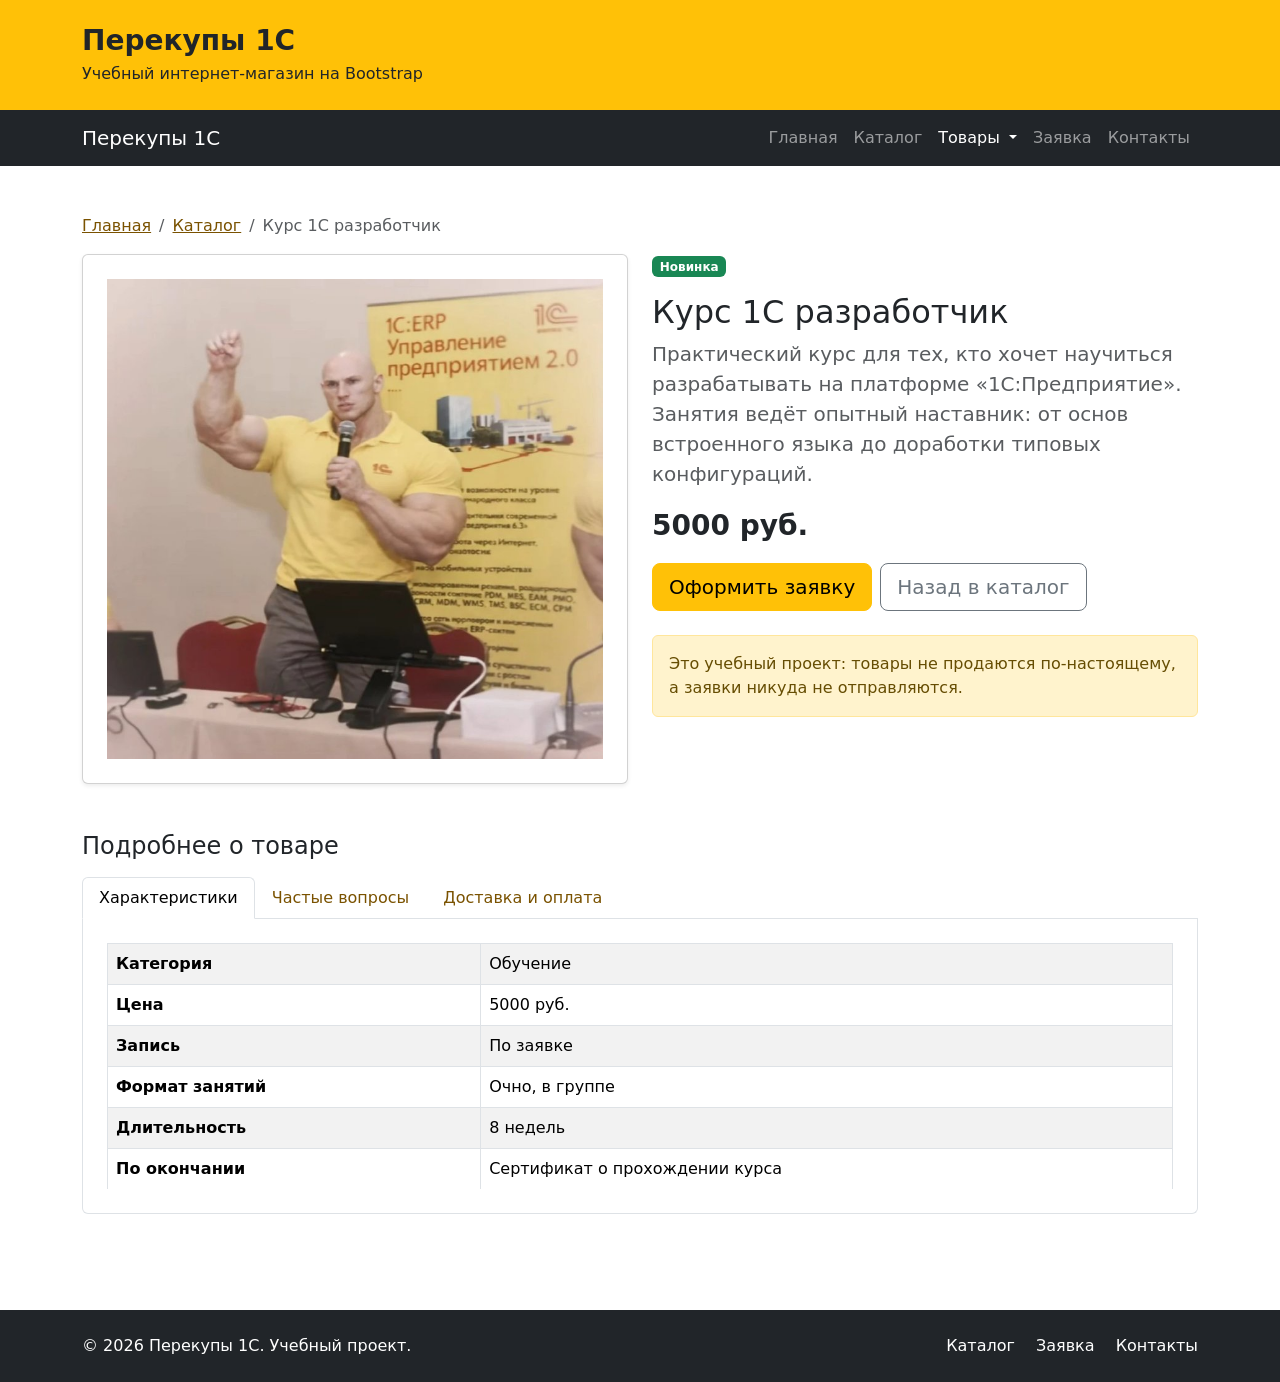
<file: product-3.html>
<!DOCTYPE html>
<html lang="ru">
<head>
  <meta charset="UTF-8">
  <meta name="viewport" content="width=device-width, initial-scale=1.0">
  <meta name="description" content="Курс 1С разработчик: описание, цена и характеристики товара.">
  <title>Курс 1С разработчик — Перекупы 1С</title>

  <link rel="stylesheet" href="vendor/bootstrap/css/bootstrap.min.css">
  <link rel="stylesheet" href="css/custom.css">
</head>
<body class="d-flex flex-column">
  <header class="bg-warning text-dark py-4">
    <div class="container">
      <div class="row align-items-center">
        <div class="col-12">
          <p class="h3 fw-bold mb-1">Перекупы 1С</p>
          <p class="mb-0">
            Учебный интернет-магазин на Bootstrap
          </p>
        </div>
      </div>
    </div>
  </header>

  <nav class="navbar navbar-expand-lg navbar-dark bg-dark">
    <div class="container">
      <a class="navbar-brand" href="index.html">Перекупы 1С</a>

      <button
        class="navbar-toggler"
        type="button"
        data-bs-toggle="collapse"
        data-bs-target="#mainNavbar"
        aria-controls="mainNavbar"
        aria-expanded="false"
        aria-label="Переключить навигацию"
      >
        <span class="navbar-toggler-icon"></span>
      </button>

      <div class="collapse navbar-collapse" id="mainNavbar">
        <ul class="navbar-nav ms-auto">
          <li class="nav-item">
            <a class="nav-link" href="index.html">Главная</a>
          </li>

          <li class="nav-item">
            <a class="nav-link" href="catalog.html">Каталог</a>
          </li>

          <li class="nav-item dropdown">
            <a
              class="nav-link dropdown-toggle active"
              href="#"
              role="button"
              data-bs-toggle="dropdown"
              aria-expanded="false"
            >
              Товары
            </a>
            <ul class="dropdown-menu">
              <li><a class="dropdown-item" href="product.html">Калькулятор 1С</a></li>
              <li><a class="dropdown-item" href="product-2.html">Коробочка 1С:Бухгалтерия</a></li>
              <li><a class="dropdown-item active" aria-current="page" href="product-3.html">Курс 1С разработчик</a></li>
              <li><hr class="dropdown-divider"></li>
              <li><a class="dropdown-item" href="catalog.html">Все товары</a></li>
            </ul>
          </li>

          <li class="nav-item">
            <a class="nav-link" href="order.html">Заявка</a>
          </li>

          <li class="nav-item">
            <a class="nav-link" href="contacts.html">Контакты</a>
          </li>
        </ul>
      </div>
    </div>
  </nav>

  <main class="container my-5 flex-grow-1">
    <nav aria-label="Хлебные крошки">
      <ol class="breadcrumb">
        <li class="breadcrumb-item"><a href="index.html">Главная</a></li>
        <li class="breadcrumb-item"><a href="catalog.html">Каталог</a></li>
        <li class="breadcrumb-item active" aria-current="page">Курс 1С разработчик</li>
      </ol>
    </nav>

    <div class="row g-4">
      <div class="col-12 col-lg-6">
        <div class="card shadow-sm">
          <div class="placeholder-image d-flex align-items-center justify-content-center p-4">
            <img class="img-fluid" src="images/product-3.jpg" alt="Преподаватель в жёлтой футболке 1С выступает с микрофоном на фоне плаката «1С:ERP»" width="800" height="775">
          </div>
        </div>
      </div>

      <div class="col-12 col-lg-6">
        <span class="badge mb-3 bg-success">Новинка</span>
        <h1 class="h2">Курс 1С разработчик</h1>
        <p class="lead text-body-secondary">
          Практический курс для тех, кто хочет научиться разрабатывать на платформе «1С:Предприятие». Занятия ведёт опытный наставник: от основ встроенного языка до доработки типовых конфигураций.
        </p>

        <p class="fs-3 fw-bold">5000 руб.</p>

        <div class="d-flex flex-wrap gap-2 mb-4">
          <a class="btn btn-warning btn-lg" href="order.html?product=course">
            Оформить заявку
          </a>
          <a class="btn btn-outline-secondary btn-lg" href="catalog.html">
            Назад в каталог
          </a>
        </div>

        <div class="alert alert-warning" role="alert">
          Это учебный проект: товары не продаются по-настоящему,
          а заявки никуда не отправляются.
        </div>
      </div>
    </div>

    <!-- Вкладки (tabs): характеристики, частые вопросы, доставка и оплата -->
    <section class="mt-5">
      <h2 class="h4 mb-3">Подробнее о товаре</h2>

      <ul class="nav nav-tabs" id="productTabs" role="tablist">
        <li class="nav-item" role="presentation">
          <button
            class="nav-link active"
            id="specs-tab"
            type="button"
            role="tab"
            data-bs-toggle="tab"
            data-bs-target="#specs-pane"
            aria-controls="specs-pane"
            aria-selected="true"
          >
            Характеристики
          </button>
        </li>
        <li class="nav-item" role="presentation">
          <button
            class="nav-link"
            id="faq-tab"
            type="button"
            role="tab"
            data-bs-toggle="tab"
            data-bs-target="#faq-pane"
            aria-controls="faq-pane"
            aria-selected="false"
          >
            Частые вопросы
          </button>
        </li>
        <li class="nav-item" role="presentation">
          <button
            class="nav-link"
            id="delivery-tab"
            type="button"
            role="tab"
            data-bs-toggle="tab"
            data-bs-target="#delivery-pane"
            aria-controls="delivery-pane"
            aria-selected="false"
          >
            Доставка и оплата
          </button>
        </li>
      </ul>

      <div class="tab-content border border-top-0 rounded-bottom bg-white p-3 p-md-4" id="productTabsContent">
        <div class="tab-pane fade show active" id="specs-pane" role="tabpanel" aria-labelledby="specs-tab" tabindex="0">
          <div class="table-responsive">
            <table class="table table-striped table-bordered align-middle mb-0">
              <caption class="visually-hidden">Характеристики товара «Курс 1С разработчик»</caption>
              <tbody>
                <tr>
                  <th scope="row">Категория</th>
                  <td>Обучение</td>
                </tr>
                <tr>
                  <th scope="row">Цена</th>
                  <td>5000 руб.</td>
                </tr>
                <tr>
                  <th scope="row">Запись</th>
                  <td>По заявке</td>
                </tr>
                <tr>
                  <th scope="row">Формат занятий</th>
                  <td>Очно, в группе</td>
                </tr>
                <tr>
                  <th scope="row">Длительность</th>
                  <td>8 недель</td>
                </tr>
                <tr>
                  <th scope="row">По окончании</th>
                  <td>Сертификат о прохождении курса</td>
                </tr>
              </tbody>
            </table>
          </div>
        </div>

        <div class="tab-pane fade" id="faq-pane" role="tabpanel" aria-labelledby="faq-tab" tabindex="0">
          <div class="accordion" id="faqAccordion">
            <div class="accordion-item">
              <h3 class="accordion-header">
                <button
                  class="accordion-button"
                  type="button"
                  data-bs-toggle="collapse"
                  data-bs-target="#faqOne"
                  aria-expanded="true"
                  aria-controls="faqOne"
                >
                  Можно ли оформить заявку без регистрации?
                </button>
              </h3>
              <div
                id="faqOne"
                class="accordion-collapse collapse show"
                data-bs-parent="#faqAccordion"
              >
                <div class="accordion-body">
                  Да, регистрация не нужна: достаточно имени, e-mail и согласия на обработку данных.
                </div>
              </div>
            </div>

            <div class="accordion-item">
              <h3 class="accordion-header">
                <button
                  class="accordion-button collapsed"
                  type="button"
                  data-bs-toggle="collapse"
                  data-bs-target="#faqTwo"
                  aria-expanded="false"
                  aria-controls="faqTwo"
                >
                  Как быстро доставляете?
                </button>
              </h3>
              <div
                id="faqTwo"
                class="accordion-collapse collapse"
                data-bs-parent="#faqAccordion"
              >
                <div class="accordion-body">
                  За 1–3 дня. Дольше держать товар у себя нам жалко, а вам — ждать.
                </div>
              </div>
            </div>

            <div class="accordion-item">
              <h3 class="accordion-header">
                <button
                  class="accordion-button collapsed"
                  type="button"
                  data-bs-toggle="collapse"
                  data-bs-target="#faqThree"
                  aria-expanded="false"
                  aria-controls="faqThree"
                >
                  Можно ли вернуть товар?
                </button>
              </h3>
              <div
                id="faqThree"
                class="accordion-collapse collapse"
                data-bs-parent="#faqAccordion"
              >
                <div class="accordion-body">
                  Калькулятор и коробочку — в течение 14 дней. Знания после курса вернуть, к сожалению, нельзя.
                </div>
              </div>
            </div>

            <div class="accordion-item">
              <h3 class="accordion-header">
                <button
                  class="accordion-button collapsed"
                  type="button"
                  data-bs-toggle="collapse"
                  data-bs-target="#faqFour"
                  aria-expanded="false"
                  aria-controls="faqFour"
                >
                  Где используется Bootstrap?
                </button>
              </h3>
              <div
                id="faqFour"
                class="accordion-collapse collapse"
                data-bs-parent="#faqAccordion"
              >
                <div class="accordion-body">
                  Везде на этом сайте: сетка, навигация, карточки, формы, сообщения, модальное окно и этот accordion.
                </div>
              </div>
            </div>
          </div>
        </div>

        <div class="tab-pane fade" id="delivery-pane" role="tabpanel" aria-labelledby="delivery-tab" tabindex="0">
          <ul class="mb-0">
            <li>Доставка по городу — 1–3 дня, курьер привезёт товар в удобное время.</li>
            <li>Оплата наличными или картой при получении.</li>
            <li>Курс оплачивается после первого занятия: сначала убедитесь, что 1С вам по душе.</li>
          </ul>
        </div>
      </div>
    </section>
  </main>

  <footer class="bg-dark text-white py-4 mt-5">
    <div class="container">
      <div class="row align-items-center g-3">
        <div class="col-12 col-md-6">
          <p class="mb-0">
            &copy; 2026 Перекупы 1С. Учебный проект.
          </p>
        </div>

        <div class="col-12 col-md-6 text-md-end">
          <a class="text-white text-decoration-none me-3" href="catalog.html">
            Каталог
          </a>
          <a class="text-white text-decoration-none me-3" href="order.html">
            Заявка
          </a>
          <a class="text-white text-decoration-none" href="contacts.html">
            Контакты
          </a>
        </div>
      </div>
    </div>
  </footer>

  <script src="vendor/bootstrap/js/bootstrap.bundle.min.js"></script>
</body>
</html>
</file>
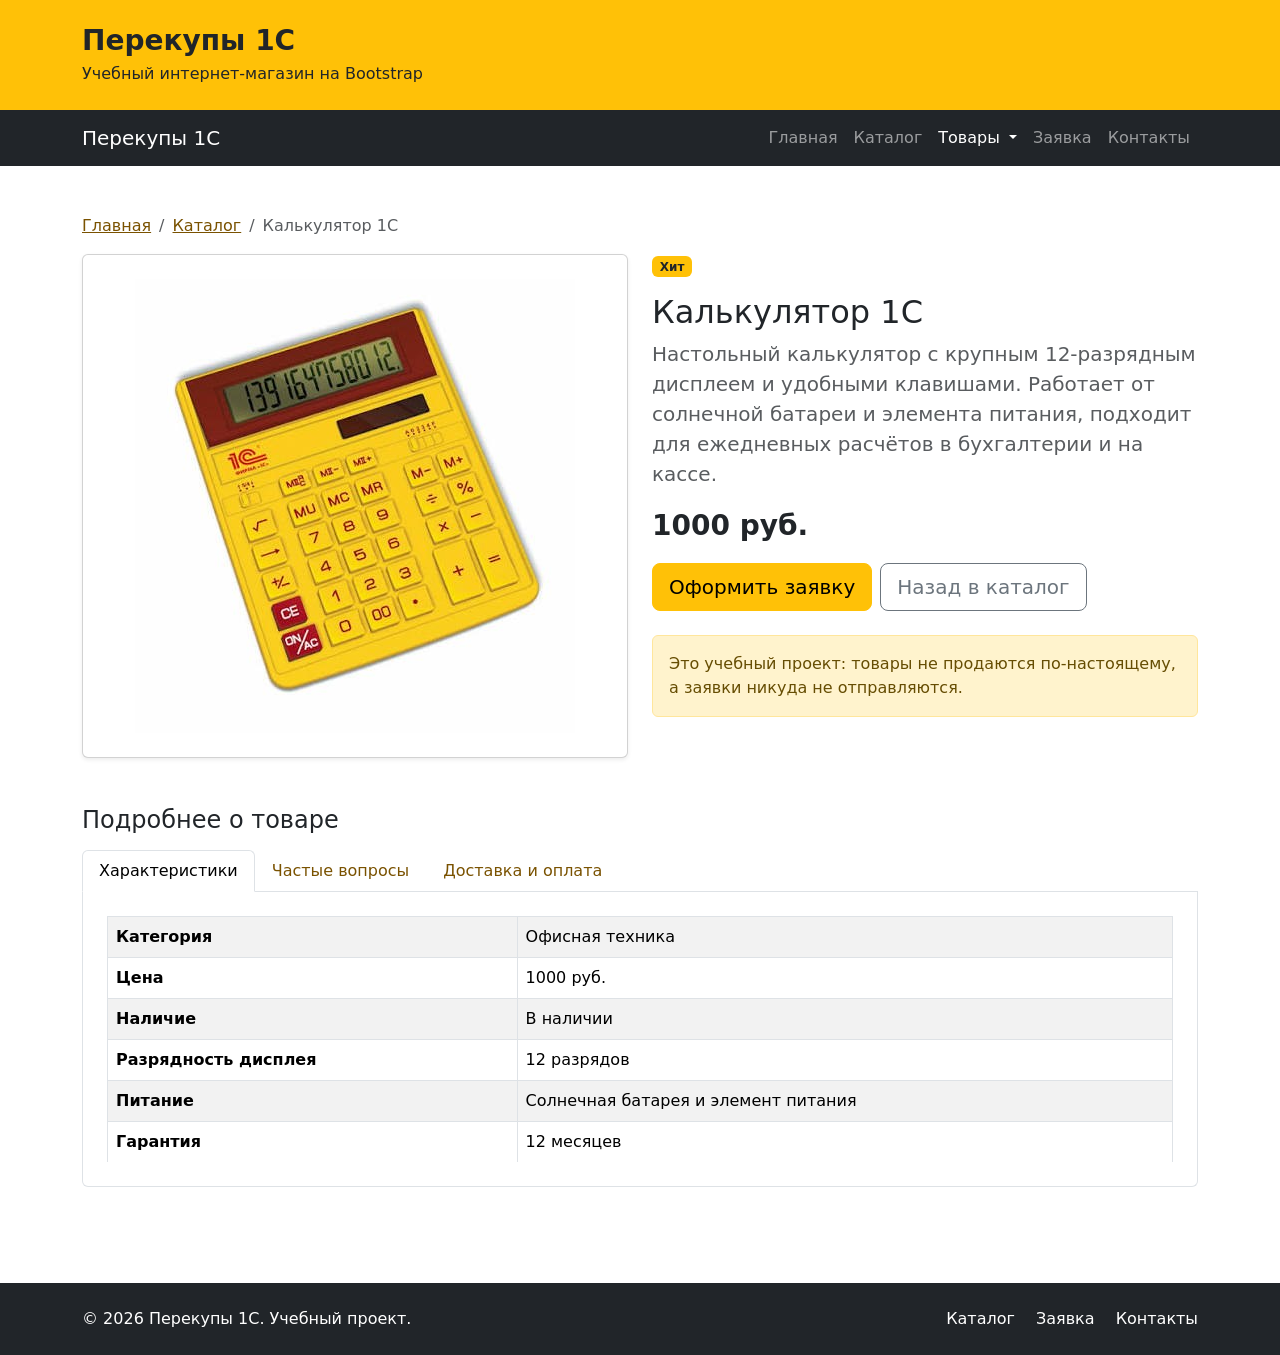
<file: product.html>
<!DOCTYPE html>
<html lang="ru">
<head>
  <meta charset="UTF-8">
  <meta name="viewport" content="width=device-width, initial-scale=1.0">
  <meta name="description" content="Калькулятор 1С: описание, цена и характеристики товара.">
  <title>Калькулятор 1С — Перекупы 1С</title>

  <link rel="stylesheet" href="vendor/bootstrap/css/bootstrap.min.css">
  <link rel="stylesheet" href="css/custom.css">
</head>
<body class="d-flex flex-column">
  <header class="bg-warning text-dark py-4">
    <div class="container">
      <div class="row align-items-center">
        <div class="col-12">
          <p class="h3 fw-bold mb-1">Перекупы 1С</p>
          <p class="mb-0">
            Учебный интернет-магазин на Bootstrap
          </p>
        </div>
      </div>
    </div>
  </header>

  <nav class="navbar navbar-expand-lg navbar-dark bg-dark">
    <div class="container">
      <a class="navbar-brand" href="index.html">Перекупы 1С</a>

      <button
        class="navbar-toggler"
        type="button"
        data-bs-toggle="collapse"
        data-bs-target="#mainNavbar"
        aria-controls="mainNavbar"
        aria-expanded="false"
        aria-label="Переключить навигацию"
      >
        <span class="navbar-toggler-icon"></span>
      </button>

      <div class="collapse navbar-collapse" id="mainNavbar">
        <ul class="navbar-nav ms-auto">
          <li class="nav-item">
            <a class="nav-link" href="index.html">Главная</a>
          </li>

          <li class="nav-item">
            <a class="nav-link" href="catalog.html">Каталог</a>
          </li>

          <li class="nav-item dropdown">
            <a
              class="nav-link dropdown-toggle active"
              href="#"
              role="button"
              data-bs-toggle="dropdown"
              aria-expanded="false"
            >
              Товары
            </a>
            <ul class="dropdown-menu">
              <li><a class="dropdown-item active" aria-current="page" href="product.html">Калькулятор 1С</a></li>
              <li><a class="dropdown-item" href="product-2.html">Коробочка 1С:Бухгалтерия</a></li>
              <li><a class="dropdown-item" href="product-3.html">Курс 1С разработчик</a></li>
              <li><hr class="dropdown-divider"></li>
              <li><a class="dropdown-item" href="catalog.html">Все товары</a></li>
            </ul>
          </li>

          <li class="nav-item">
            <a class="nav-link" href="order.html">Заявка</a>
          </li>

          <li class="nav-item">
            <a class="nav-link" href="contacts.html">Контакты</a>
          </li>
        </ul>
      </div>
    </div>
  </nav>

  <main class="container my-5 flex-grow-1">
    <nav aria-label="Хлебные крошки">
      <ol class="breadcrumb">
        <li class="breadcrumb-item"><a href="index.html">Главная</a></li>
        <li class="breadcrumb-item"><a href="catalog.html">Каталог</a></li>
        <li class="breadcrumb-item active" aria-current="page">Калькулятор 1С</li>
      </ol>
    </nav>

    <div class="row g-4">
      <div class="col-12 col-lg-6">
        <div class="card shadow-sm">
          <div class="placeholder-image d-flex align-items-center justify-content-center p-4">
            <img class="img-fluid" src="images/product-1.jpg" alt="Жёлтый настольный калькулятор 1С с красными клавишами" width="440" height="454">
          </div>
        </div>
      </div>

      <div class="col-12 col-lg-6">
        <span class="badge mb-3 bg-warning text-dark">Хит</span>
        <h1 class="h2">Калькулятор 1С</h1>
        <p class="lead text-body-secondary">
          Настольный калькулятор с крупным 12-разрядным дисплеем и удобными клавишами. Работает от солнечной батареи и элемента питания, подходит для ежедневных расчётов в бухгалтерии и на кассе.
        </p>

        <p class="fs-3 fw-bold">1000 руб.</p>

        <div class="d-flex flex-wrap gap-2 mb-4">
          <a class="btn btn-warning btn-lg" href="order.html?product=calculator">
            Оформить заявку
          </a>
          <a class="btn btn-outline-secondary btn-lg" href="catalog.html">
            Назад в каталог
          </a>
        </div>

        <div class="alert alert-warning" role="alert">
          Это учебный проект: товары не продаются по-настоящему,
          а заявки никуда не отправляются.
        </div>
      </div>
    </div>

    <!-- Вкладки (tabs): характеристики, частые вопросы, доставка и оплата -->
    <section class="mt-5">
      <h2 class="h4 mb-3">Подробнее о товаре</h2>

      <ul class="nav nav-tabs" id="productTabs" role="tablist">
        <li class="nav-item" role="presentation">
          <button
            class="nav-link active"
            id="specs-tab"
            type="button"
            role="tab"
            data-bs-toggle="tab"
            data-bs-target="#specs-pane"
            aria-controls="specs-pane"
            aria-selected="true"
          >
            Характеристики
          </button>
        </li>
        <li class="nav-item" role="presentation">
          <button
            class="nav-link"
            id="faq-tab"
            type="button"
            role="tab"
            data-bs-toggle="tab"
            data-bs-target="#faq-pane"
            aria-controls="faq-pane"
            aria-selected="false"
          >
            Частые вопросы
          </button>
        </li>
        <li class="nav-item" role="presentation">
          <button
            class="nav-link"
            id="delivery-tab"
            type="button"
            role="tab"
            data-bs-toggle="tab"
            data-bs-target="#delivery-pane"
            aria-controls="delivery-pane"
            aria-selected="false"
          >
            Доставка и оплата
          </button>
        </li>
      </ul>

      <div class="tab-content border border-top-0 rounded-bottom bg-white p-3 p-md-4" id="productTabsContent">
        <div class="tab-pane fade show active" id="specs-pane" role="tabpanel" aria-labelledby="specs-tab" tabindex="0">
          <div class="table-responsive">
            <table class="table table-striped table-bordered align-middle mb-0">
              <caption class="visually-hidden">Характеристики товара «Калькулятор 1С»</caption>
              <tbody>
                <tr>
                  <th scope="row">Категория</th>
                  <td>Офисная техника</td>
                </tr>
                <tr>
                  <th scope="row">Цена</th>
                  <td>1000 руб.</td>
                </tr>
                <tr>
                  <th scope="row">Наличие</th>
                  <td>В наличии</td>
                </tr>
                <tr>
                  <th scope="row">Разрядность дисплея</th>
                  <td>12 разрядов</td>
                </tr>
                <tr>
                  <th scope="row">Питание</th>
                  <td>Солнечная батарея и элемент питания</td>
                </tr>
                <tr>
                  <th scope="row">Гарантия</th>
                  <td>12 месяцев</td>
                </tr>
              </tbody>
            </table>
          </div>
        </div>

        <div class="tab-pane fade" id="faq-pane" role="tabpanel" aria-labelledby="faq-tab" tabindex="0">
          <div class="accordion" id="faqAccordion">
            <div class="accordion-item">
              <h3 class="accordion-header">
                <button
                  class="accordion-button"
                  type="button"
                  data-bs-toggle="collapse"
                  data-bs-target="#faqOne"
                  aria-expanded="true"
                  aria-controls="faqOne"
                >
                  Можно ли оформить заявку без регистрации?
                </button>
              </h3>
              <div
                id="faqOne"
                class="accordion-collapse collapse show"
                data-bs-parent="#faqAccordion"
              >
                <div class="accordion-body">
                  Да, регистрация не нужна: достаточно имени, e-mail и согласия на обработку данных.
                </div>
              </div>
            </div>

            <div class="accordion-item">
              <h3 class="accordion-header">
                <button
                  class="accordion-button collapsed"
                  type="button"
                  data-bs-toggle="collapse"
                  data-bs-target="#faqTwo"
                  aria-expanded="false"
                  aria-controls="faqTwo"
                >
                  Как быстро доставляете?
                </button>
              </h3>
              <div
                id="faqTwo"
                class="accordion-collapse collapse"
                data-bs-parent="#faqAccordion"
              >
                <div class="accordion-body">
                  За 1–3 дня. Дольше держать товар у себя нам жалко, а вам — ждать.
                </div>
              </div>
            </div>

            <div class="accordion-item">
              <h3 class="accordion-header">
                <button
                  class="accordion-button collapsed"
                  type="button"
                  data-bs-toggle="collapse"
                  data-bs-target="#faqThree"
                  aria-expanded="false"
                  aria-controls="faqThree"
                >
                  Можно ли вернуть товар?
                </button>
              </h3>
              <div
                id="faqThree"
                class="accordion-collapse collapse"
                data-bs-parent="#faqAccordion"
              >
                <div class="accordion-body">
                  Калькулятор и коробочку — в течение 14 дней. Знания после курса вернуть, к сожалению, нельзя.
                </div>
              </div>
            </div>

            <div class="accordion-item">
              <h3 class="accordion-header">
                <button
                  class="accordion-button collapsed"
                  type="button"
                  data-bs-toggle="collapse"
                  data-bs-target="#faqFour"
                  aria-expanded="false"
                  aria-controls="faqFour"
                >
                  Где используется Bootstrap?
                </button>
              </h3>
              <div
                id="faqFour"
                class="accordion-collapse collapse"
                data-bs-parent="#faqAccordion"
              >
                <div class="accordion-body">
                  Везде на этом сайте: сетка, навигация, карточки, формы, сообщения, модальное окно и этот accordion.
                </div>
              </div>
            </div>
          </div>
        </div>

        <div class="tab-pane fade" id="delivery-pane" role="tabpanel" aria-labelledby="delivery-tab" tabindex="0">
          <ul class="mb-0">
            <li>Доставка по городу — 1–3 дня, курьер привезёт товар в удобное время.</li>
            <li>Оплата наличными или картой при получении.</li>
            <li>Курс оплачивается после первого занятия: сначала убедитесь, что 1С вам по душе.</li>
          </ul>
        </div>
      </div>
    </section>
  </main>

  <footer class="bg-dark text-white py-4 mt-5">
    <div class="container">
      <div class="row align-items-center g-3">
        <div class="col-12 col-md-6">
          <p class="mb-0">
            &copy; 2026 Перекупы 1С. Учебный проект.
          </p>
        </div>

        <div class="col-12 col-md-6 text-md-end">
          <a class="text-white text-decoration-none me-3" href="catalog.html">
            Каталог
          </a>
          <a class="text-white text-decoration-none me-3" href="order.html">
            Заявка
          </a>
          <a class="text-white text-decoration-none" href="contacts.html">
            Контакты
          </a>
        </div>
      </div>
    </div>
  </footer>

  <script src="vendor/bootstrap/js/bootstrap.bundle.min.js"></script>
</body>
</html>
</file>
<file: css/custom.css>
/*
  Собственные стили проекта.
  Подключаются после Bootstrap, поэтому могут переопределять его правила.
  Основное оформление страницы задаётся классами Bootstrap,
  здесь только минимальные правки.
*/

/*
  1. Цвета проекта.
  По умолчанию у Bootstrap синие ссылки, вкладки, фокус полей и активные пункты.
  Чтобы весь сайт был в жёлто-тёмной гамме, переопределяем CSS-переменные Bootstrap,
  а не переписываем стили компонентов.
*/
:root {
  /* Тёмно-янтарный цвет ссылок: в тон жёлтому, но читается на белом фоне */
  --shop-accent: #7a5200;
  --shop-accent-rgb: 122, 82, 0;
  --shop-accent-hover: #4d3400;
  --shop-accent-hover-rgb: 77, 52, 0;

  /* Полупрозрачная жёлтая обводка фокуса */
  --shop-focus-ring: rgba(255, 193, 7, 0.5);

  --bs-link-color: var(--shop-accent);
  --bs-link-color-rgb: var(--shop-accent-rgb);
  --bs-link-hover-color: var(--shop-accent-hover);
  --bs-link-hover-color-rgb: var(--shop-accent-hover-rgb);
  --bs-focus-ring-color: var(--shop-focus-ring);
}

/* Активный пункт выпадающего меню: жёлтый вместо синего */
.dropdown-menu {
  --bs-dropdown-link-active-bg: var(--bs-warning);
  --bs-dropdown-link-active-color: var(--bs-dark);
}

/* Открытый вопрос в accordion: светло-жёлтый фон вместо голубого */
.accordion {
  --bs-accordion-active-bg: var(--bs-warning-bg-subtle);
  --bs-accordion-active-color: var(--bs-body-color);
  --bs-accordion-btn-active-icon: var(--bs-accordion-btn-icon);
  --bs-accordion-btn-focus-box-shadow: 0 0 0 0.25rem var(--shop-focus-ring);
}

/*
  Фокус полей формы. В скомпилированном Bootstrap эти цвета заданы
  без переменных, поэтому переопределяем сами свойства.
*/
.form-control:focus,
.form-select:focus,
.form-check-input:focus {
  border-color: #cc9a06;
  box-shadow: 0 0 0 0.25rem var(--shop-focus-ring);
}

/* Отмеченный чекбокс: тёмный, как кнопки btn-outline-dark */
.form-check-input:checked {
  background-color: var(--bs-dark);
  border-color: var(--bs-dark);
}

/*
  2. Раскладка страницы.
  Страница занимает всю высоту окна.
  Вместе с классами d-flex flex-column у body и flex-grow-1 у main
  это прижимает подвал к низу окна на коротких страницах.
*/
body {
  min-height: 100vh;
}

/*
  3. Изображения.
  Слайд карусели на главной: одинаковая высота у всех слайдов,
  чтобы блок не прыгал при смене слайда.
*/
.hero-slide {
  min-height: 340px;
}

.hero-slide__image {
  width: auto;
  max-width: 100%;
  height: 200px;
  object-fit: contain;
}

/*
  Область изображения на странице товара.
  Задаёт высоту, даже пока фотография не загрузилась.
*/
.placeholder-image {
  min-height: 320px;
}

/*
  Изображение в карточке товара: одинаковая высота у всех карточек.
  contain вместо cover из методички: фотографии товаров разных пропорций,
  и cover обрезал бы калькулятор и коробку по краям.
  Отступ отделяет фотографию от рамки карточки.
*/
.card-img-top {
  height: 180px;
  padding: 0.75rem;
  object-fit: contain;
}
</file>
